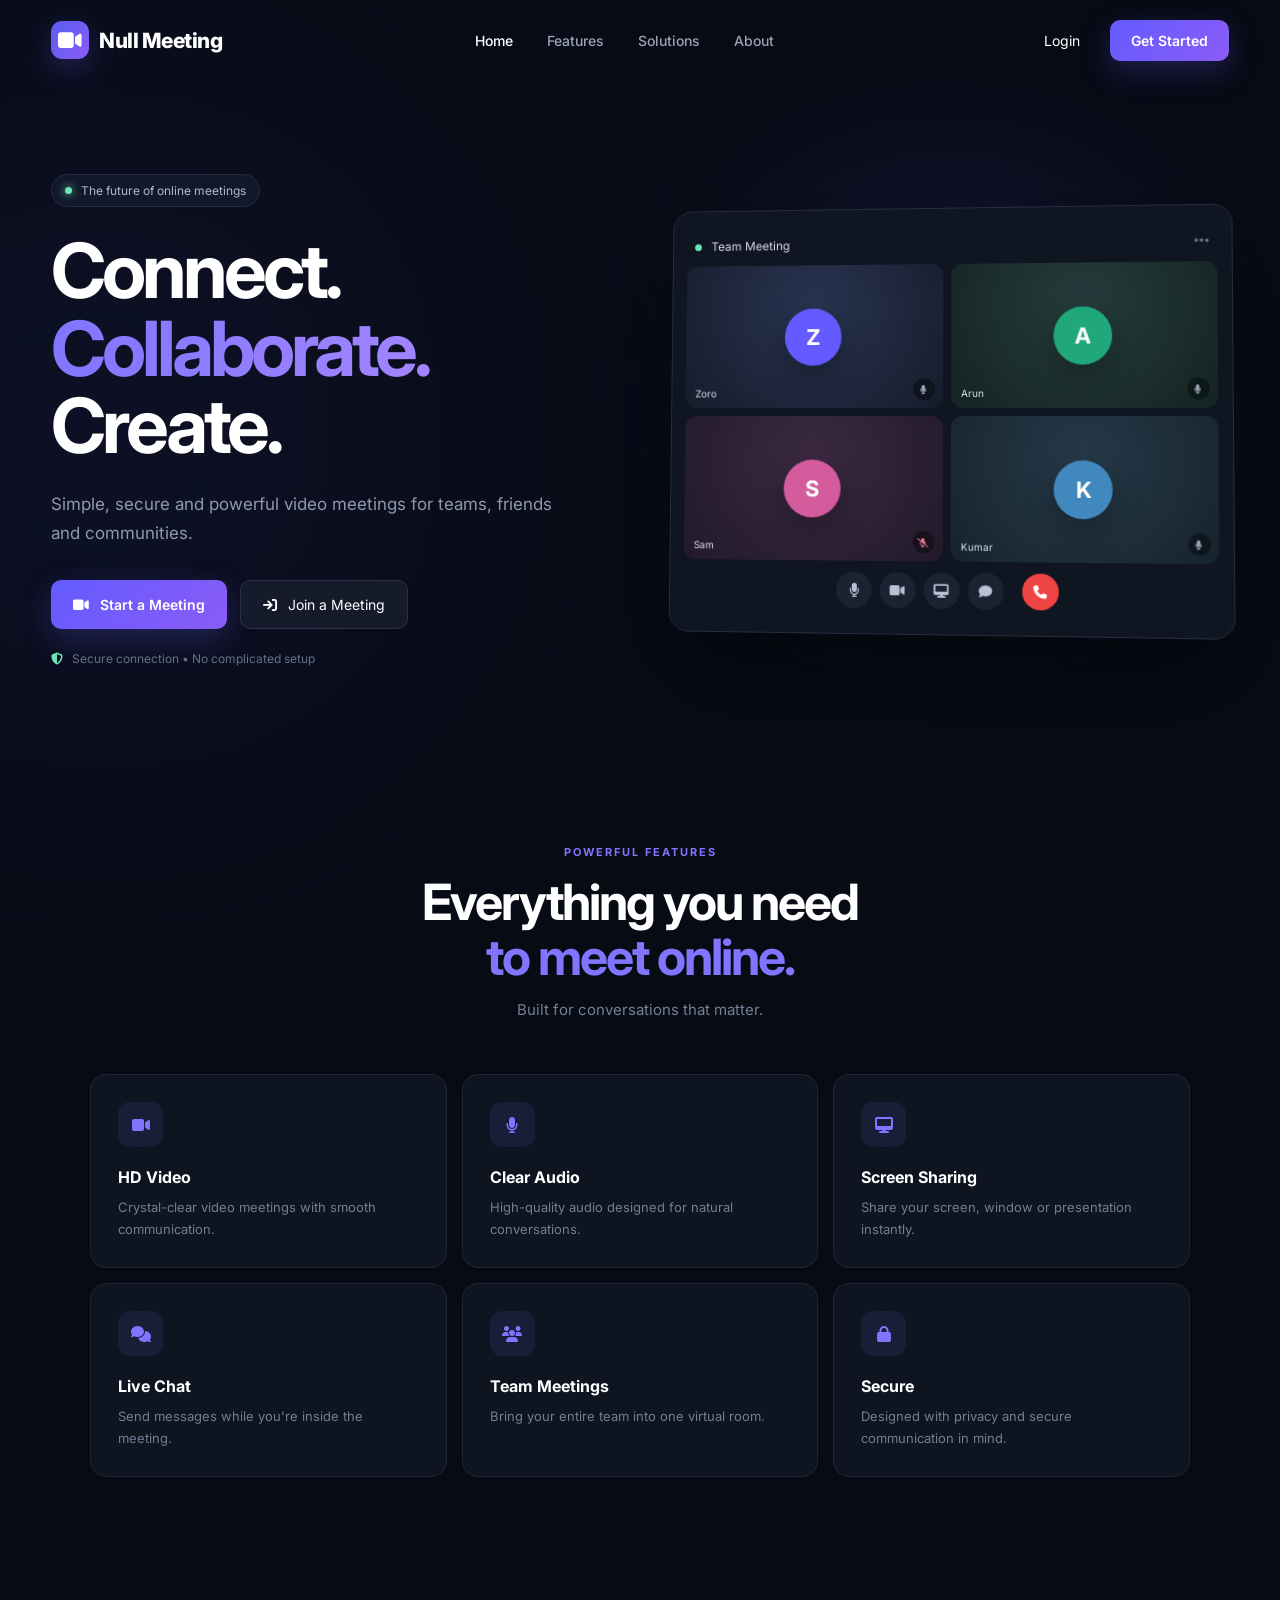
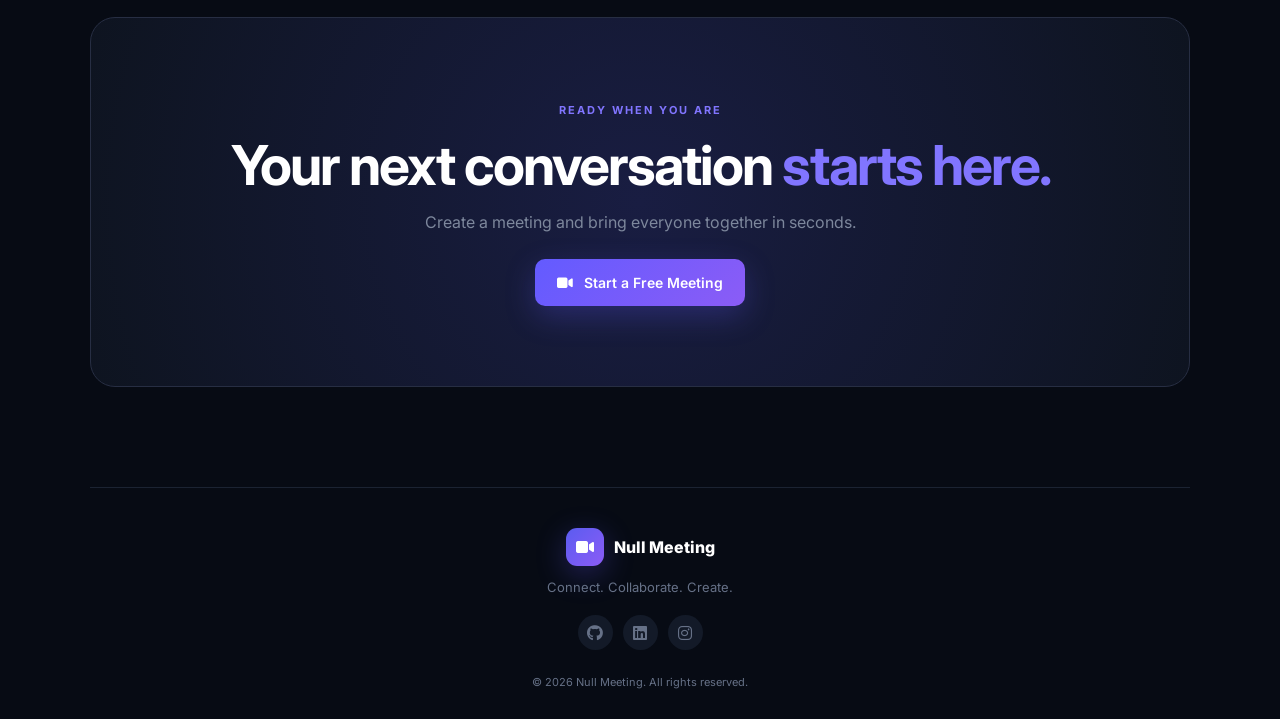
<file: Null Meeting/frontend/index.html>
<!DOCTYPE html>
<html lang="en">
<head>
    <meta charset="UTF-8">
    <meta name="viewport" content="width=device-width, initial-scale=1.0">

    <title>Null Meeting | Connect. Collaborate. Create.</title>

    <!-- Google Font -->
    <link rel="preconnect" href="https://fonts.googleapis.com">
    <link rel="preconnect" href="https://fonts.gstatic.com" crossorigin>
    <link href="https://fonts.googleapis.com/css2?family=Inter:wght@400;500;600;700;800&display=swap" rel="stylesheet">

    <!-- Font Awesome -->
    <link rel="stylesheet"
          href="https://cdnjs.cloudflare.com/ajax/libs/font-awesome/6.5.2/css/all.min.css">

    <link rel="stylesheet" href="style.css">
</head>

<body>

    <!-- ================= NAVBAR ================= -->

    <header class="navbar">

        <div class="logo">
            <div class="logo-icon">
                <i class="fa-solid fa-video"></i>
            </div>

            <span>Null Meeting</span>
        </div>


        <nav class="nav-links">
            <a href="#home" class="active">Home</a>
            <a href="#features">Features</a>
            <a href="#solutions">Solutions</a>
            <a href="#about">About</a>
        </nav>


        <div class="nav-buttons">
            <button class="login-btn" onclick="openLogin()">
                Login
            </button>

            <button class="primary-btn" onclick="openRegister()">
                Get Started
            </button>
        </div>


        <button class="menu-btn" onclick="toggleMenu()">
            <i class="fa-solid fa-bars"></i>
        </button>

    </header>


    <!-- ================= MOBILE MENU ================= -->

    <div class="mobile-menu" id="mobileMenu">

        <a href="#home">Home</a>
        <a href="#features">Features</a>
        <a href="#solutions">Solutions</a>
        <a href="#about">About</a>

        <button onclick="openLogin()">Login</button>
        <button onclick="openRegister()">Get Started</button>

    </div>


    <!-- ================= HERO ================= -->

    <main>

        <section class="hero" id="home">

            <div class="hero-content">

                <div class="badge">
                    <span class="live-dot"></span>
                    The future of online meetings
                </div>


                <h1>
                    Connect.
                    <span>Collaborate.</span>
                    Create.
                </h1>


                <p>
                    Simple, secure and powerful video meetings
                    for teams, friends and communities.
                </p>


                <div class="hero-buttons">

                    <button class="primary-btn big-btn"
                            onclick="openCreateMeeting()">

                        <i class="fa-solid fa-video"></i>
                        Start a Meeting

                    </button>


                    <button class="secondary-btn big-btn"
                            onclick="openJoinMeeting()">

                        <i class="fa-solid fa-arrow-right-to-bracket"></i>
                        Join a Meeting

                    </button>

                </div>


                <div class="hero-note">

                    <i class="fa-solid fa-shield-halved"></i>

                    Secure connection • No complicated setup

                </div>

            </div>


            <!-- MEETING PREVIEW -->

            <div class="meeting-preview">

                <div class="preview-glow"></div>


                <div class="meeting-window">

                    <div class="meeting-topbar">

                        <div class="meeting-title">
                            <span class="status"></span>
                            Team Meeting
                        </div>

                        <div class="meeting-actions">
                            <i class="fa-solid fa-ellipsis"></i>
                        </div>

                    </div>


                    <div class="video-grid">

                        <div class="video-card video-one">

                            <div class="person-avatar">
                                Z
                            </div>

                            <span class="person-name">
                                Zoro
                            </span>

                            <span class="mic-status">
                                <i class="fa-solid fa-microphone"></i>
                            </span>

                        </div>


                        <div class="video-card video-two">

                            <div class="person-avatar avatar-two">
                                A
                            </div>

                            <span class="person-name">
                                Arun
                            </span>

                            <span class="mic-status">
                                <i class="fa-solid fa-microphone"></i>
                            </span>

                        </div>


                        <div class="video-card video-three">

                            <div class="person-avatar avatar-three">
                                S
                            </div>

                            <span class="person-name">
                                Sam
                            </span>

                            <span class="mic-status muted">
                                <i class="fa-solid fa-microphone-slash"></i>
                            </span>

                        </div>


                        <div class="video-card video-four">

                            <div class="person-avatar avatar-four">
                                K
                            </div>

                            <span class="person-name">
                                Kumar
                            </span>

                            <span class="mic-status">
                                <i class="fa-solid fa-microphone"></i>
                            </span>

                        </div>

                    </div>


                    <div class="meeting-controls">

                        <button>
                            <i class="fa-solid fa-microphone"></i>
                        </button>

                        <button>
                            <i class="fa-solid fa-video"></i>
                        </button>

                        <button>
                            <i class="fa-solid fa-desktop"></i>
                        </button>

                        <button>
                            <i class="fa-solid fa-comment"></i>
                        </button>

                        <button class="leave-btn">
                            <i class="fa-solid fa-phone"></i>
                        </button>

                    </div>

                </div>

            </div>

        </section>


        <!-- ================= FEATURES ================= -->

        <section class="features" id="features">

            <div class="section-heading">

                <span class="section-label">
                    POWERFUL FEATURES
                </span>

                <h2>
                    Everything you need
                    <br>
                    <span>to meet online.</span>
                </h2>

                <p>
                    Built for conversations that matter.
                </p>

            </div>


            <div class="feature-grid">


                <div class="feature-card">

                    <div class="feature-icon">
                        <i class="fa-solid fa-video"></i>
                    </div>

                    <h3>HD Video</h3>

                    <p>
                        Crystal-clear video meetings
                        with smooth communication.
                    </p>

                </div>


                <div class="feature-card">

                    <div class="feature-icon">
                        <i class="fa-solid fa-microphone"></i>
                    </div>

                    <h3>Clear Audio</h3>

                    <p>
                        High-quality audio designed
                        for natural conversations.
                    </p>

                </div>


                <div class="feature-card">

                    <div class="feature-icon">
                        <i class="fa-solid fa-desktop"></i>
                    </div>

                    <h3>Screen Sharing</h3>

                    <p>
                        Share your screen, window or
                        presentation instantly.
                    </p>

                </div>


                <div class="feature-card">

                    <div class="feature-icon">
                        <i class="fa-solid fa-comments"></i>
                    </div>

                    <h3>Live Chat</h3>

                    <p>
                        Send messages while you're
                        inside the meeting.
                    </p>

                </div>


                <div class="feature-card">

                    <div class="feature-icon">
                        <i class="fa-solid fa-users"></i>
                    </div>

                    <h3>Team Meetings</h3>

                    <p>
                        Bring your entire team into
                        one virtual room.
                    </p>

                </div>


                <div class="feature-card">

                    <div class="feature-icon">
                        <i class="fa-solid fa-lock"></i>
                    </div>

                    <h3>Secure</h3>

                    <p>
                        Designed with privacy and
                        secure communication in mind.
                    </p>

                </div>

            </div>

        </section>


        <!-- ================= CTA ================= -->

        <section class="cta" id="solutions">

            <div class="cta-content">

                <span class="section-label">
                    READY WHEN YOU ARE
                </span>

                <h2>
                    Your next conversation
                    <span>starts here.</span>
                </h2>

                <p>
                    Create a meeting and bring everyone
                    together in seconds.
                </p>

                <button class="primary-btn big-btn"
                        onclick="openCreateMeeting()">

                    <i class="fa-solid fa-video"></i>
                    Start a Free Meeting

                </button>

            </div>

        </section>


        <!-- ================= FOOTER ================= -->

        <footer id="about">

            <div class="footer-logo">

                <div class="logo-icon">
                    <i class="fa-solid fa-video"></i>
                </div>

                <span>
                    Null Meeting
                </span>

            </div>


            <p>
                Connect. Collaborate. Create.
            </p>


            <div class="social-icons">

                <a href="#">
                    <i class="fa-brands fa-github"></i>
                </a>

                <a href="#">
                    <i class="fa-brands fa-linkedin"></i>
                </a>

                <a href="#">
                    <i class="fa-brands fa-instagram"></i>
                </a>

            </div>


            <div class="copyright">
                © 2026 Null Meeting. All rights reserved.
            </div>

        </footer>

    </main>


    <!-- ================= MODAL ================= -->

    <div class="modal-overlay" id="modalOverlay">

        <div class="modal">

            <button class="close-modal" onclick="closeModal()">
                <i class="fa-solid fa-xmark"></i>
            </button>

            <div id="modalContent"></div>

        </div>

    </div>


    <script>
const API_URL = "https://null-meeting.onrender.com";

/* =====================================================
   MOBILE MENU
===================================================== */

function toggleMenu() {

    const menu =
        document.getElementById(
            "mobileMenu"
        );

    if (!menu) {
        return;
    }

    menu.classList.toggle("show");

}


/* =====================================================
   MODAL
===================================================== */

const modalOverlay =
    document.getElementById(
        "modalOverlay"
    );

const modalContent =
    document.getElementById(
        "modalContent"
    );


function openModal(content) {

    if (!modalOverlay ||
        !modalContent) {

        return;

    }

    modalContent.innerHTML =
        content;

    modalOverlay.classList.add(
        "show"
    );

}


function closeModal() {

    if (!modalOverlay) {
        return;
    }

    modalOverlay.classList.remove(
        "show"
    );

}


if (modalOverlay) {

    modalOverlay.addEventListener(
        "click",
        function(event) {

            if (
                event.target ===
                modalOverlay
            ) {

                closeModal();

            }

        }
    );

}


/* =====================================================
   LOGIN MODAL
===================================================== */

function openLogin() {

    openModal(`

        <h2>Welcome back 👋</h2>

        <p class="modal-subtitle">
            Login to your PROJECT-X account.
        </p>

        <div class="form-group">

            <label>Email</label>

            <input
                type="email"
                id="loginEmail"
                placeholder="Enter your email"
            >

        </div>

        <div class="form-group">

            <label>Password</label>

            <input
                type="password"
                id="loginPassword"
                placeholder="Enter your password"
            >

        </div>

        <button
            class="modal-submit"
            onclick="loginUser()"
        >

            Login

        </button>

    `);

}


/* =====================================================
   REGISTER MODAL
===================================================== */

function openRegister() {

    openModal(`

        <h2>Create your account 🚀</h2>

        <p class="modal-subtitle">
            Join PROJECT-X today.
        </p>

        <div class="form-group">

            <label>Full Name</label>

            <input
                type="text"
                id="registerName"
                placeholder="Your name"
            >

        </div>

        <div class="form-group">

            <label>Email</label>

            <input
                type="email"
                id="registerEmail"
                placeholder="you@example.com"
            >

        </div>

        <div class="form-group">

            <label>Password</label>

            <input
                type="password"
                id="registerPassword"
                placeholder="Create password"
            >

        </div>

        <button
            class="modal-submit"
            onclick="registerUser()"
        >

            Create Account

        </button>

    `);

}


/* =====================================================
   CREATE MEETING FROM HOME
===================================================== */

function openCreateMeeting() {

    const token =
        localStorage.getItem(
            "access_token"
        );


    if (!token) {

        openLogin();

        return;

    }


    window.location.href =
        "dashboard.html";

}


/* =====================================================
   JOIN MEETING FROM HOME
===================================================== */

function openJoinMeeting() {

    const token =
        localStorage.getItem(
            "access_token"
        );


    if (!token) {

        openLogin();

        return;

    }


    window.location.href =
        "dashboard.html";

}


/* =====================================================
   REGISTER
===================================================== */

async function registerUser() {

    const name =
        document.getElementById(
            "registerName"
        ).value.trim();


    const email =
        document.getElementById(
            "registerEmail"
        ).value.trim();


    const password =
        document.getElementById(
            "registerPassword"
        ).value;


    if (
        !name ||
        !email ||
        !password
    ) {

        alert(
            "Please fill all fields."
        );

        return;

    }


    try {

        const response =
            await fetch(
                `${API_URL}/register`,
                {

                    method: "POST",

                    headers: {

                        "Content-Type":
                            "application/json"

                    },

                    body:
                        JSON.stringify({

                            name: name,

                            email: email,

                            password: password

                        })

                }
            );


        const data =
            await response.json();


        if (!response.ok) {

            alert(
                data.detail ||
                "Registration failed."
            );

            return;

        }


        alert(
            "Account created successfully! 🎉"
        );


        closeModal();


        // Automatically open login

        openLogin();

    }

    catch (error) {

        console.error(error);

        alert(
            "Cannot connect to FastAPI."
        );

    }

}


/* =====================================================
   LOGIN
===================================================== */

async function loginUser() {

    const email =
        document.getElementById(
            "loginEmail"
        ).value.trim();


    const password =
        document.getElementById(
            "loginPassword"
        ).value;


    if (
        !email ||
        !password
    ) {

        alert(
            "Please fill all fields."
        );

        return;

    }


    try {

        const response =
            await fetch(
                `${API_URL}/login`,
                {

                    method: "POST",

                    headers: {

                        "Content-Type":
                            "application/json"

                    },

                    body:
                        JSON.stringify({

                            email: email,

                            password: password

                        })

                }
            );


        const data =
            await response.json();


        if (!response.ok) {

            alert(
                data.detail ||
                "Login failed."
            );

            return;

        }


        localStorage.setItem(
            "access_token",
            data.access_token
        );


        localStorage.setItem(
            "user",
            JSON.stringify(
                data.user
            )
        );


        // Remove old meeting ID
        // when starting a new login session

        localStorage.removeItem(
            "current_meeting_id"
        );


        window.location.href =
            "dashboard.html";

    }

    catch (error) {

        console.error(error);

        alert(
            "Cannot connect to FastAPI."
        );

    }

}

/* =========================================================
   HOST / ADMIN SYSTEM
========================================================= */

let isHost = false;


/* =========================================================
   CHECK HOST ROLE
========================================================= */

async function checkHostRole() {

    try {

        const response =
            await fetch(
                `${API_URL}/meetings/${encodeURIComponent(meetingId)}/role`,
                {

                    method: "GET",

                    headers: {

                        "Authorization":
                            `Bearer ${token}`

                    }

                }
            );


        if (!response.ok) {

            console.error(
                "Could not get meeting role."
            );

            return;

        }


        const data =
            await response.json();


        console.log(
            "Meeting role:",
            data
        );


        isHost =
            data.is_host === true;


        if (isHost) {

            console.log(
                "👑 Current user is HOST"
            );


            const adminButton =
                document.getElementById(
                    "adminBtn"
                );


            if (adminButton) {

                adminButton.style.display =
                    "block";

            }


            showToast(
                "👑 You are the meeting host"
            );

        }
        else {

            console.log(
                "👤 Current user is PARTICIPANT"
            );

        }

    }
    catch (error) {

        console.error(
            "Host role error:",
            error
        );

    }

}


/* =========================================================
   TOGGLE ADMIN PANEL
========================================================= */

function toggleAdminPanel() {

    if (!isHost) {

        showToast(
            "Only the host can access these controls."
        );

        return;

    }


    const panel =
        document.getElementById(
            "adminPanel"
        );


    if (!panel) {

        return;

    }


    panel.classList.toggle(
        "open"
    );

}


/* =========================================================
   CLOSE ADMIN PANEL WHEN CLICKING OUTSIDE
========================================================= */

document.addEventListener(
    "click",
    function(event) {

        const panel =
            document.getElementById(
                "adminPanel"
            );

        const button =
            document.getElementById(
                "adminBtn"
            );


        if (!panel || !button) {

            return;

        }


        if (
            panel.classList.contains("open") &&
            !panel.contains(event.target) &&
            !button.contains(event.target)
        ) {

            panel.classList.remove(
                "open"
            );

        }

    }
);


</script>

</body>
</html>
</file>
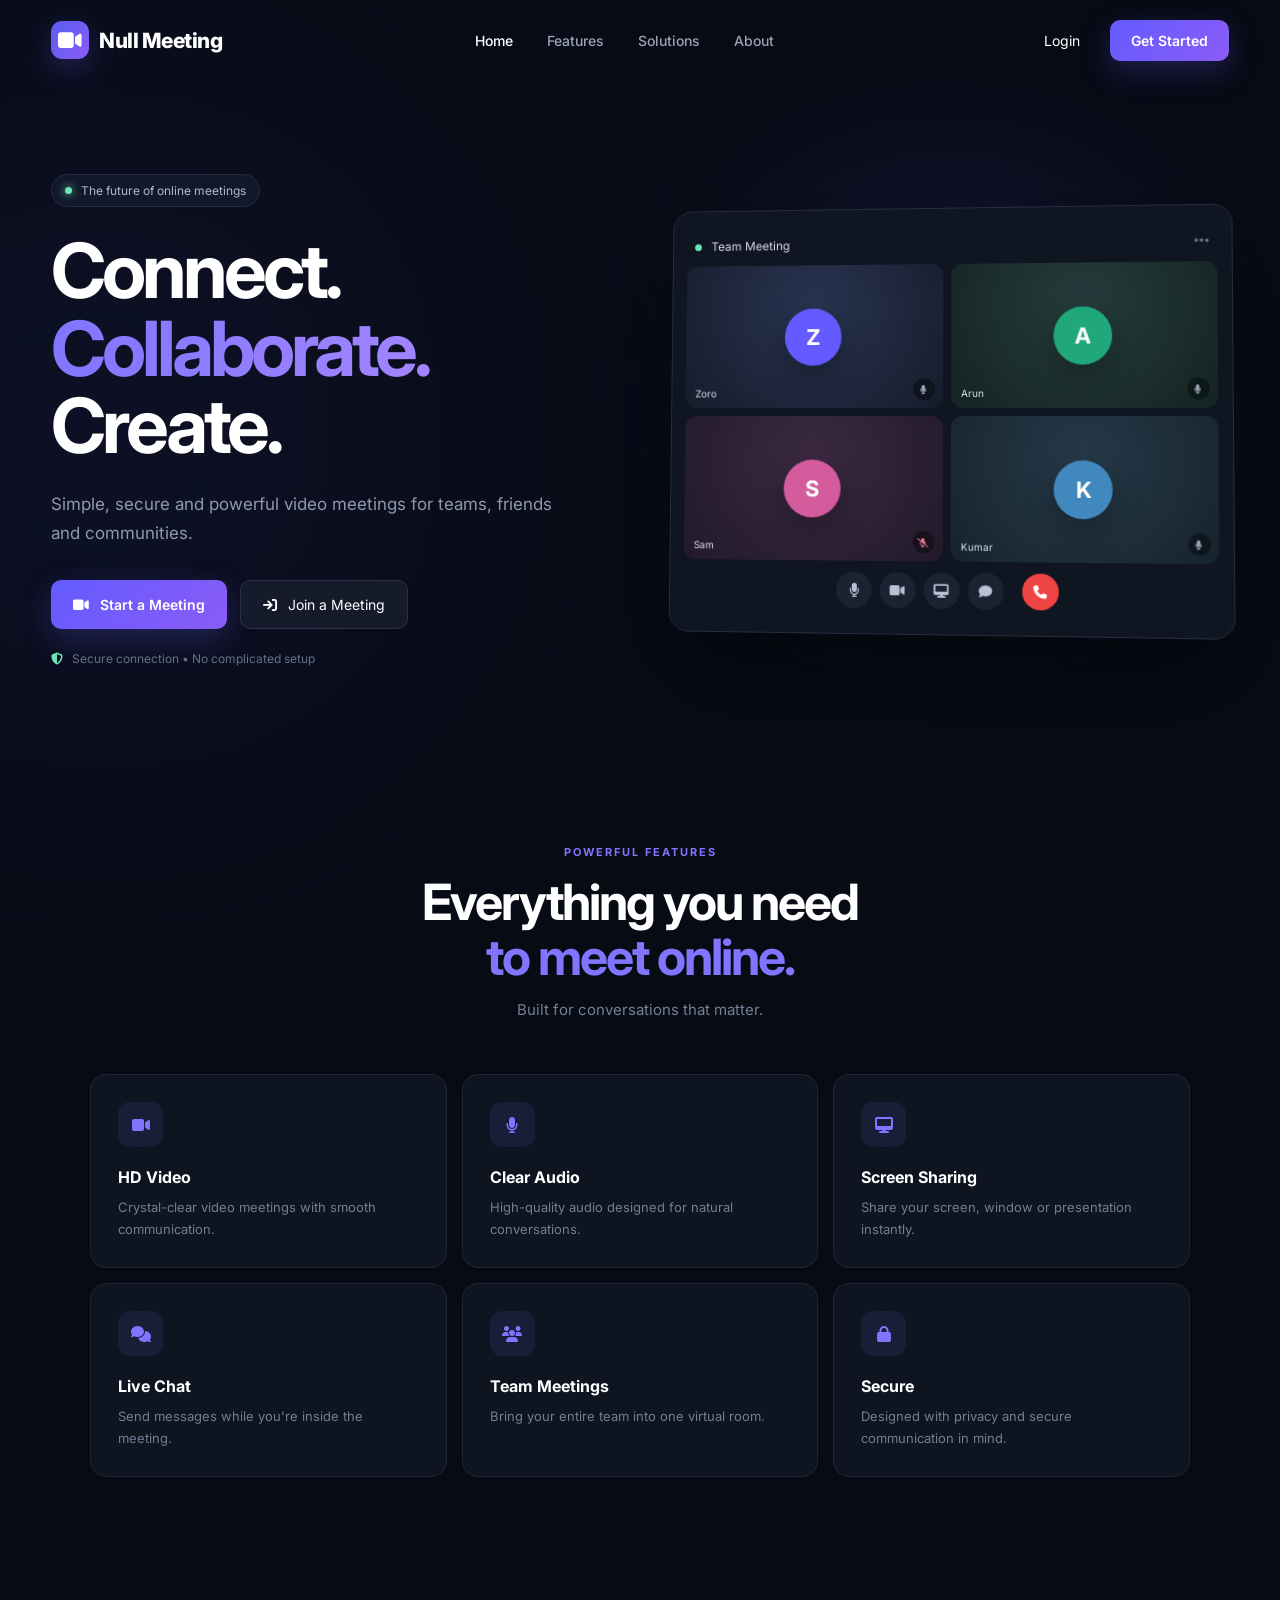
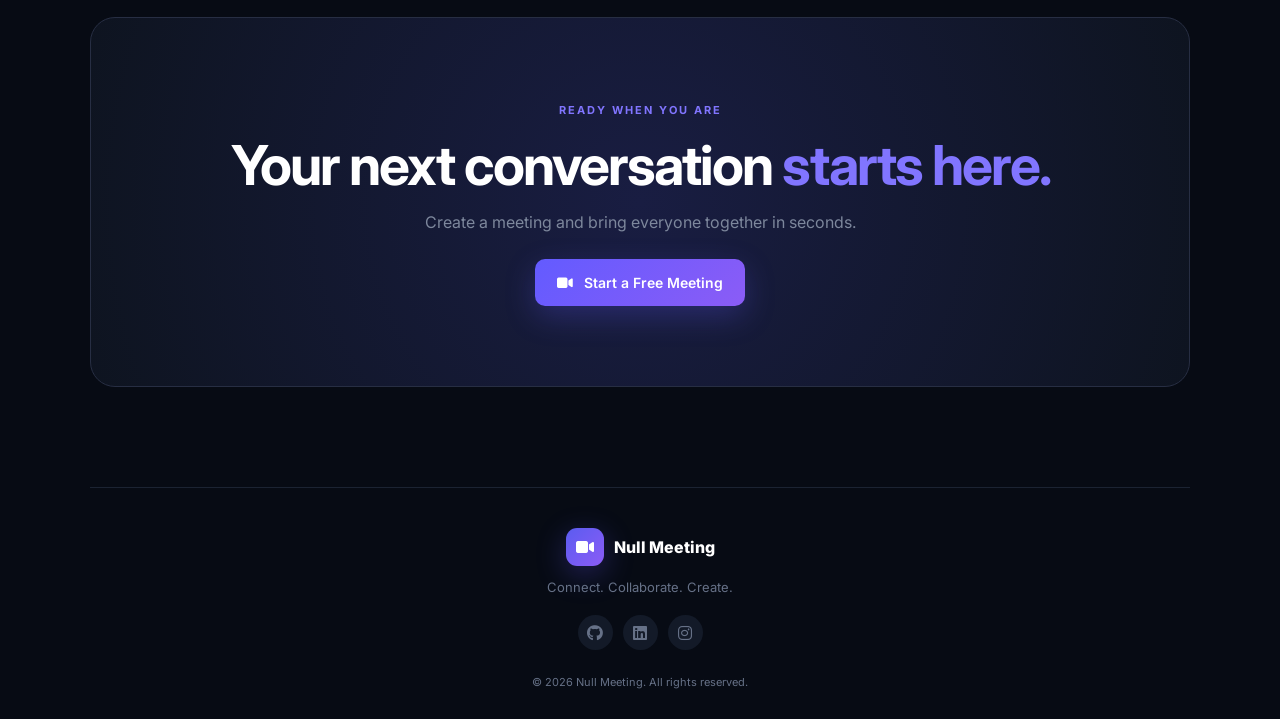
<file: Null Meeting/frontend/dashboard.html>
<!DOCTYPE html>
<html lang="en">

<head>

    <meta charset="UTF-8">

    <meta
        name="viewport"
        content="width=device-width, initial-scale=1.0"
    >

    <title>PROJECT-X Dashboard</title>

    <link
        rel="preconnect"
        href="https://fonts.googleapis.com"
    >

    <link
        rel="preconnect"
        href="https://fonts.gstatic.com"
        crossorigin
    >

    <link
        href="https://fonts.googleapis.com/css2?family=Inter:wght@400;500;600;700;800&display=swap"
        rel="stylesheet"
    >

    <link
        rel="stylesheet"
        href="https://cdnjs.cloudflare.com/ajax/libs/font-awesome/6.5.2/css/all.min.css"
    >

    <style>

        * {
            box-sizing: border-box;
            margin: 0;
            padding: 0;
        }

        body {

            min-height: 100vh;

            font-family: "Inter", sans-serif;

            color: white;

            background:
                radial-gradient(
                    circle at 10% 10%,
                    rgba(37, 99, 235, 0.25),
                    transparent 30%
                ),
                radial-gradient(
                    circle at 90% 80%,
                    rgba(124, 58, 237, 0.22),
                    transparent 30%
                ),
                #070b16;

            padding: 24px;

        }

        /* =========================
           NAVBAR
        ========================= */

        .navbar {

            width: 100%;

            max-width: 1200px;

            margin: auto;

            display: flex;

            justify-content: space-between;

            align-items: center;

            padding: 17px 22px;

            border-radius: 20px;

            background: rgba(15, 23, 42, 0.75);

            border: 1px solid rgba(255,255,255,0.09);

            backdrop-filter: blur(20px);

            box-shadow:
                0 20px 60px rgba(0,0,0,0.25);

        }

        .logo {

            display: flex;

            align-items: center;

            gap: 10px;

            font-size: 21px;

            font-weight: 800;

        }

        .logo-icon {

            width: 40px;

            height: 40px;

            border-radius: 12px;

            display: grid;

            place-items: center;

            background:
                linear-gradient(
                    135deg,
                    #2563eb,
                    #7c3aed
                );

            box-shadow:
                0 10px 30px rgba(37,99,235,0.3);

        }

        .logo-x {
            color: #60a5fa;
        }

        .logout-btn {

            border: none;

            color: white;

            background: rgba(239,68,68,0.14);

            border: 1px solid rgba(239,68,68,0.25);

            padding: 11px 17px;

            border-radius: 12px;

            cursor: pointer;

            font-weight: 600;

            transition: 0.2s;

        }

        .logout-btn:hover {

            background: #dc2626;

            transform: translateY(-2px);

        }

        /* =========================
           CONTAINER
        ========================= */

        .container {

            width: 100%;

            max-width: 1200px;

            margin: 50px auto;

        }

        .welcome {

            margin-bottom: 35px;

        }

        .welcome small {

            color: #7dd3fc;

            font-weight: 600;

        }

        .welcome h1 {

            margin-top: 8px;

            font-size: clamp(30px, 5vw, 48px);

            line-height: 1.1;

        }

        .welcome p {

            margin-top: 10px;

            color: #94a3b8;

        }

        /* =========================
           CARDS
        ========================= */

        .cards {

            display: grid;

            grid-template-columns:
                repeat(2, minmax(0, 1fr));

            gap: 22px;

        }

        .card {

            position: relative;

            overflow: hidden;

            padding: 30px;

            border-radius: 24px;

            background:
                linear-gradient(
                    145deg,
                    rgba(255,255,255,0.09),
                    rgba(255,255,255,0.035)
                );

            border: 1px solid rgba(255,255,255,0.09);

            backdrop-filter: blur(20px);

            box-shadow:
                0 25px 70px rgba(0,0,0,0.25);

            transition: 0.25s;

        }

        .card::before {

            content: "";

            position: absolute;

            width: 180px;

            height: 180px;

            border-radius: 50%;

            background: rgba(59,130,246,0.12);

            filter: blur(40px);

            top: -80px;

            right: -70px;

        }

        .card:hover {

            transform: translateY(-6px);

            border-color:
                rgba(96,165,250,0.25);

        }

        .icon-box {

            width: 55px;

            height: 55px;

            display: grid;

            place-items: center;

            border-radius: 16px;

            background:
                linear-gradient(
                    135deg,
                    #2563eb,
                    #7c3aed
                );

            font-size: 21px;

            margin-bottom: 22px;

        }

        .join-card .icon-box {

            background:
                linear-gradient(
                    135deg,
                    #0891b2,
                    #2563eb
                );

        }

        .card h2 {

            font-size: 23px;

            margin-bottom: 10px;

        }

        .card p {

            color: #94a3b8;

            line-height: 1.6;

            margin-bottom: 24px;

        }

        /* =========================
           INPUT
        ========================= */

        .input-wrapper {

            position: relative;

            margin-bottom: 13px;

        }

        .input-wrapper i {

            position: absolute;

            left: 15px;

            top: 50%;

            transform: translateY(-50%);

            color: #64748b;

        }

        .join-input {

            width: 100%;

            padding: 15px 15px 15px 45px;

            border-radius: 13px;

            border: 1px solid #263247;

            outline: none;

            background: #080e1d;

            color: white;

            font-size: 15px;

            letter-spacing: 1px;

            transition: 0.2s;

        }

        .join-input:focus {

            border-color: #3b82f6;

            box-shadow:
                0 0 0 4px rgba(59,130,246,0.1);

        }

        /* =========================
           BUTTON
        ========================= */

        .primary-btn {

            width: 100%;

            border: none;

            border-radius: 13px;

            padding: 15px;

            color: white;

            cursor: pointer;

            font-size: 15px;

            font-weight: 700;

            background:
                linear-gradient(
                    135deg,
                    #2563eb,
                    #7c3aed
                );

            transition: 0.2s;

        }

        .primary-btn:hover {

            transform: translateY(-2px);

            box-shadow:
                0 15px 35px rgba(37,99,235,0.25);

        }

        .primary-btn:disabled {

            opacity: 0.6;

            cursor: wait;

            transform: none;

        }

        /* =========================
           MEETING RESULT
        ========================= */

        #meetingResult {

            display: none;

            margin-top: 25px;

            padding: 30px;

            text-align: center;

            border-radius: 24px;

            background:
                linear-gradient(
                    145deg,
                    rgba(34,197,94,0.12),
                    rgba(15,23,42,0.75)
                );

            border: 1px solid rgba(74,222,128,0.25);

            box-shadow:
                0 25px 70px rgba(0,0,0,0.25);

            animation: resultIn 0.35s ease;

        }

        @keyframes resultIn {

            from {

                opacity: 0;

                transform: translateY(15px);

            }

            to {

                opacity: 1;

                transform: translateY(0);

            }

        }

        .success-icon {

            width: 58px;

            height: 58px;

            margin: 0 auto 15px;

            border-radius: 50%;

            display: grid;

            place-items: center;

            background: rgba(34,197,94,0.15);

            color: #4ade80;

            font-size: 25px;

        }

        .result-title {

            font-size: 24px;

            margin-bottom: 8px;

        }

        .result-text {

            color: #94a3b8;

        }

        .meeting-id {

            display: inline-block;

            margin: 22px 0;

            padding: 17px 25px;

            border-radius: 15px;

            background: #070b14;

            border: 1px solid rgba(255,255,255,0.1);

            font-size: clamp(23px, 5vw, 34px);

            font-weight: 800;

            letter-spacing: 4px;

            color: #f8fafc;

            user-select: all;

        }

        .result-actions {

            display: flex;

            justify-content: center;

            gap: 10px;

            flex-wrap: wrap;

        }

        .result-btn {

            border: none;

            border-radius: 11px;

            padding: 12px 18px;

            color: white;

            cursor: pointer;

            font-weight: 600;

        }

        .copy-btn {

            background: #16a34a;

        }

        .open-btn {

            background: #2563eb;

        }

        .status {

            min-height: 24px;

            margin-top: 17px;

            color: #4ade80;

            font-size: 14px;

        }

        /* =========================
           INFO BAR
        ========================= */

        .info-bar {

            margin-top: 25px;

            padding: 18px 20px;

            border-radius: 18px;

            background: rgba(255,255,255,0.04);

            border: 1px solid rgba(255,255,255,0.07);

            color: #94a3b8;

            display: flex;

            align-items: center;

            gap: 12px;

        }

        .info-bar i {

            color: #60a5fa;

        }

        /* =========================
           MOBILE
        ========================= */

        @media (max-width: 750px) {

            body {
                padding: 15px;
            }

            .cards {
                grid-template-columns: 1fr;
            }

            .container {
                margin-top: 35px;
            }

            .card {
                padding: 24px;
            }

            .navbar {
                padding: 14px;
            }

            .logout-btn {
                padding: 9px 12px;
            }

            .logo {
                font-size: 18px;
            }

        }

    </style>

</head>


<body>


<!-- =====================================================
     NAVBAR
===================================================== -->

<nav class="navbar">

    <div class="logo">

        <div class="logo-icon">

            <i class="fa-solid fa-video"></i>

        </div>

        <span>
            PROJECT<span class="logo-x">X</span>
        </span>

    </div>


    <button
        class="logout-btn"
        onclick="logout()"
    >

        <i class="fa-solid fa-right-from-bracket"></i>

        Logout

    </button>

</nav>



<!-- =====================================================
     MAIN
===================================================== -->

<div class="container">


    <section class="welcome">

        <small>
            YOUR MEETING SPACE
        </small>

        <h1 id="welcome">
            Welcome 👋
        </h1>

        <p id="email">
            Loading account...
        </p>

    </section>



    <!-- =================================================
         CARDS
    ================================================== -->

    <div class="cards">


        <!-- CREATE -->

        <div class="card">

            <div class="icon-box">

                <i class="fa-solid fa-video"></i>

            </div>

            <h2>
                Create a Meeting
            </h2>

            <p>
                Start a new meeting room and
                share the generated meeting ID
                with your participants.
            </p>

            <button
                class="primary-btn"
                id="createBtn"
                onclick="createMeeting()"
            >

                <i class="fa-solid fa-plus"></i>

                Create New Meeting

            </button>

        </div>



        <!-- JOIN -->

        <div class="card join-card">

            <div class="icon-box">

                <i class="fa-solid fa-link"></i>

            </div>

            <h2>
                Join a Meeting
            </h2>

            <p>
                Enter the meeting ID shared
                by your host to join the room.
            </p>


            <div class="input-wrapper">

                <i class="fa-solid fa-key"></i>

                <input
                    type="text"
                    id="joinMeetingInput"
                    class="join-input"
                    placeholder="123 456 789"
                    maxlength="11"
                    autocomplete="off"
                >

            </div>


            <button
                class="primary-btn"
                id="joinBtn"
                onclick="joinMeeting()"
            >

                <i class="fa-solid fa-arrow-right-to-bracket"></i>

                Join Meeting

            </button>

        </div>

    </div>



    <!-- =================================================
         MEETING RESULT
    ================================================== -->

    <section id="meetingResult">

        <div class="success-icon">

            <i class="fa-solid fa-check"></i>

        </div>

        <h2 class="result-title">
            Meeting Ready
        </h2>

        <p class="result-text">
            Your meeting ID is:
        </p>


        <div
            id="meetingId"
            class="meeting-id"
        >
            ---
        </div>


        <div class="result-actions">

            <button
                class="result-btn copy-btn"
                onclick="copyMeetingId()"
            >

                <i class="fa-solid fa-copy"></i>

                Copy ID

            </button>


            <button
                class="result-btn open-btn"
                onclick="openMeeting()"
            >

                <i class="fa-solid fa-video"></i>

                Open Meeting

            </button>

        </div>


        <div
            id="status"
            class="status"
        ></div>

    </section>



    <!-- =================================================
         INFO
    ================================================== -->

    <div class="info-bar">

        <i class="fa-solid fa-shield-halved"></i>

        <span>
            Your meeting connection is protected
            by your PROJECT-X account.
        </span>

    </div>

</div>



<script>


// =====================================================
// API
// =====================================================

const API_URL =
    "https://null-meeting.onrender.com";


// =====================================================
// TOKEN
// =====================================================

const token =
    localStorage.getItem(
        "access_token"
    );


if (!token) {

    window.location.href =
        "index.html";

}


// =====================================================
// CURRENT MEETING
// =====================================================

let currentMeetingId =
    localStorage.getItem(
        "current_meeting_id"
    );


// =====================================================
// SHOW SAVED MEETING
// =====================================================

function showMeetingResult(meetingId) {

    if (!meetingId) {
        return;
    }

    currentMeetingId =
        meetingId;

    document.getElementById(
        "meetingId"
    ).innerText =
        meetingId;

    document.getElementById(
        "meetingResult"
    ).style.display =
        "block";

}


// =====================================================
// LOAD USER
// =====================================================

async function loadUser() {

    try {

        const response =
            await fetch(
                API_URL + "/me",
                {

                    method: "GET",

                    headers: {

                        "Authorization":
                            "Bearer " + token

                    }

                }
            );


        const data =
            await response.json();


        if (!response.ok) {

            localStorage.removeItem(
                "access_token"
            );

            localStorage.removeItem(
                "current_meeting_id"
            );

            window.location.href =
                "index.html";

            return;

        }


        document.getElementById(
            "welcome"
        ).innerText =
            "Welcome " +
            data.user.name +
            " 👋";


        document.getElementById(
            "email"
        ).innerText =
            data.user.email;


        // IMPORTANT:
        // Restore meeting ID after page reload

        if (currentMeetingId) {

            showMeetingResult(
                currentMeetingId
            );

        }

    }

    catch (error) {

        console.error(error);

        document.getElementById(
            "email"
        ).innerText =
            "Cannot connect to backend.";

    }

}


// =====================================================
// CREATE MEETING
// =====================================================

async function createMeeting() {

    const button =
        document.getElementById(
            "createBtn"
        );


    button.disabled = true;

    button.innerHTML =
        '<i class="fa-solid fa-spinner fa-spin"></i> Creating...';


    document.getElementById(
        "status"
    ).innerText =
        "";


    try {

        const response =
            await fetch(
                API_URL + "/meetings",
                {

                    method: "POST",

                    headers: {

                        "Authorization":
                            "Bearer " + token

                    }

                }
            );


        const data =
            await response.json();


        console.log(
            "CREATE MEETING RESPONSE:",
            data
        );


        if (!response.ok) {

            alert(
                data.detail ||
                "Failed to create meeting."
            );

            return;

        }


        // =================================================
        // IMPORTANT
        // GET THE REAL ID FROM BACKEND
        // =================================================

        const newMeetingId =
            data?.meeting?.meeting_id;


        if (!newMeetingId) {

            console.error(
                "Backend did not return meeting_id:",
                data
            );

            alert(
                "Meeting was created but Meeting ID was not returned."
            );

            return;

        }


        // =================================================
        // SAVE ID
        // =================================================

        currentMeetingId =
            newMeetingId;


        localStorage.setItem(
            "current_meeting_id",
            newMeetingId
        );


        // =================================================
        // SHOW ID
        // =================================================

        showMeetingResult(
            newMeetingId
        );


        document.getElementById(
            "status"
        ).innerText =
            "Meeting created successfully. Your ID is ready. ✅";


        // Scroll to ID

        document.getElementById(
            "meetingResult"
        ).scrollIntoView({

            behavior: "smooth",

            block: "center"

        });

    }

    catch (error) {

        console.error(
            "CREATE MEETING ERROR:",
            error
        );

        alert(
            "Cannot connect to FastAPI."
        );

    }

    finally {

        button.disabled = false;

        button.innerHTML =
            '<i class="fa-solid fa-plus"></i> Create New Meeting';

    }

}


// =====================================================
// COPY MEETING ID
// =====================================================

async function copyMeetingId() {

    if (!currentMeetingId) {

        alert(
            "No meeting ID available."
        );

        return;

    }


    try {

        await navigator.clipboard.writeText(
            currentMeetingId
        );


        document.getElementById(
            "status"
        ).innerText =
            "Meeting ID copied successfully! ✅";

    }

    catch (error) {

        console.error(error);

        alert(
            "Copy failed. Your Meeting ID is:\n\n" +
            currentMeetingId
        );

    }

}


// =====================================================
// OPEN MEETING
// =====================================================

function openMeeting() {

    if (!currentMeetingId) {

        alert(
            "Please create a meeting first."
        );

        return;

    }


    const url =
        "meeting.html?meeting_id=" +
        encodeURIComponent(
            currentMeetingId
        );


    window.location.href =
        url;

}


// =====================================================
// JOIN MEETING
// =====================================================

async function joinMeeting() {

    const input =
        document.getElementById(
            "joinMeetingInput"
        );


    const button =
        document.getElementById(
            "joinBtn"
        );


    const meetingId =
        input.value.trim();


    if (!meetingId) {

        alert(
            "Please enter a Meeting ID."
        );

        input.focus();

        return;

    }


    button.disabled = true;

    button.innerHTML =
        '<i class="fa-solid fa-spinner fa-spin"></i> Checking...';


    try {

        const response =
            await fetch(
                API_URL +
                "/meetings/join",
                {

                    method: "POST",

                    headers: {

                        "Content-Type":
                            "application/json",

                        "Authorization":
                            "Bearer " + token

                    },

                    body:
                        JSON.stringify({

                            meeting_id:
                                meetingId

                        })

                }
            );


        const data =
            await response.json();


        if (!response.ok) {

            alert(
                data.detail ||
                "Meeting not found."
            );

            return;

        }


        const confirmedMeetingId =
            data?.meeting?.meeting_id ||
            meetingId;


        localStorage.setItem(
            "current_meeting_id",
            confirmedMeetingId
        );


        currentMeetingId =
            confirmedMeetingId;


        // Open meeting

        window.location.href =
            "meeting.html?meeting_id=" +
            encodeURIComponent(
                confirmedMeetingId
            );

    }

    catch (error) {

        console.error(error);

        alert(
            "Cannot connect to FastAPI."
        );

    }

    finally {

        button.disabled = false;

        button.innerHTML =
            '<i class="fa-solid fa-arrow-right-to-bracket"></i> Join Meeting';

    }

}


// =====================================================
// FORMAT MEETING ID INPUT
// =====================================================

document
    .getElementById("joinMeetingInput")
    .addEventListener(
        "input",
        function() {

            let value =
                this.value.replace(
                    /\D/g,
                    ""
                );

            value =
                value.substring(
                    0,
                    9
                );


            let formatted = "";

            for (
                let i = 0;
                i < value.length;
                i++
            ) {

                if (
                    i > 0 &&
                    i % 3 === 0
                ) {

                    formatted += " ";

                }

                formatted +=
                    value[i];

            }

            this.value =
                formatted;

        }
    );


// =====================================================
// ENTER KEY TO JOIN
// =====================================================

document
    .getElementById("joinMeetingInput")
    .addEventListener(
        "keydown",
        function(event) {

            if (
                event.key === "Enter"
            ) {

                joinMeeting();

            }

        }
    );


// =====================================================
// LOGOUT
// =====================================================

function logout() {

    localStorage.removeItem(
        "access_token"
    );

    localStorage.removeItem(
        "user"
    );

    localStorage.removeItem(
        "current_meeting_id"
    );


    window.location.href =
        "index.html";

}


// =====================================================
// START
// =====================================================

loadUser();

</script>


</body>

</html>
</file>
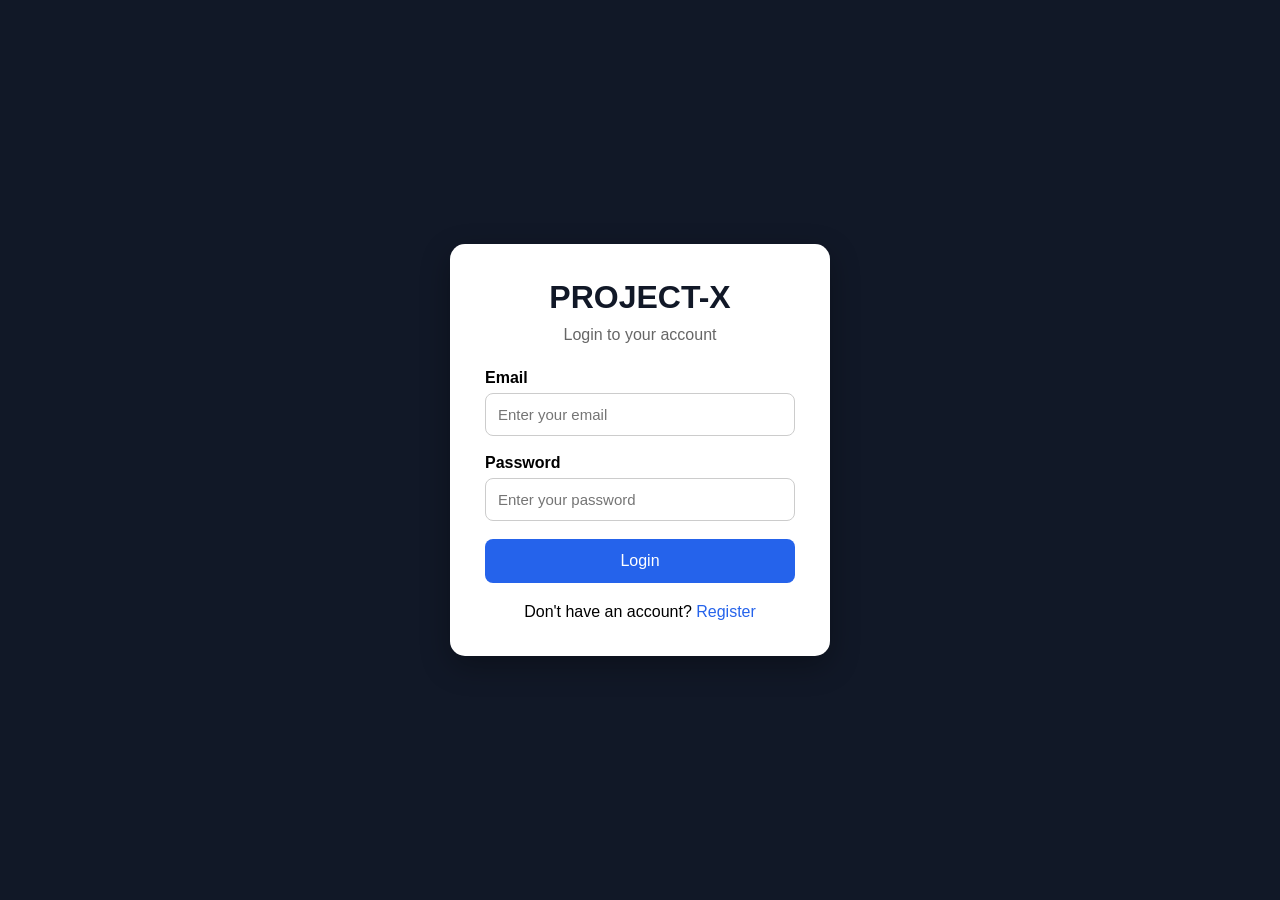
<file: Null Meeting/frontend/login.html>
<!DOCTYPE html>
<html lang="en">
<head>
    <meta charset="UTF-8">
    <meta name="viewport" content="width=device-width, initial-scale=1.0">

    <title>PROJECT-X Login</title>

    <style>
        * {
            box-sizing: border-box;
            margin: 0;
            padding: 0;
            font-family: Arial, sans-serif;
        }

        body {
            min-height: 100vh;
            display: flex;
            justify-content: center;
            align-items: center;
            background: #111827;
        }

        .login-box {
            width: 380px;
            padding: 35px;
            background: white;
            border-radius: 15px;
            box-shadow: 0 10px 30px rgba(0, 0, 0, 0.3);
        }

        h1 {
            text-align: center;
            margin-bottom: 10px;
            color: #111827;
        }

        .subtitle {
            text-align: center;
            color: #666;
            margin-bottom: 25px;
        }

        label {
            display: block;
            margin-bottom: 6px;
            font-weight: bold;
        }

        input {
            width: 100%;
            padding: 12px;
            margin-bottom: 18px;
            border: 1px solid #ccc;
            border-radius: 8px;
            font-size: 15px;
        }

        input:focus {
            outline: none;
            border-color: #2563eb;
        }

        button {
            width: 100%;
            padding: 13px;
            border: none;
            border-radius: 8px;
            background: #2563eb;
            color: white;
            font-size: 16px;
            cursor: pointer;
        }

        button:hover {
            background: #1d4ed8;
        }

        #message {
            margin-top: 15px;
            text-align: center;
            font-weight: bold;
        }

        .register-link {
            text-align: center;
            margin-top: 20px;
        }

        .register-link a {
            color: #2563eb;
            text-decoration: none;
        }
    </style>
</head>

<body>

    <div class="login-box">

        <h1>PROJECT-X</h1>

        <p class="subtitle">
            Login to your account
        </p>

        <form id="loginForm">

            <label for="email">
                Email
            </label>

            <input
                type="email"
                id="email"
                placeholder="Enter your email"
                required
            >

            <label for="password">
                Password
            </label>

            <input
                type="password"
                id="password"
                placeholder="Enter your password"
                required
            >

            <button type="submit">
                Login
            </button>

        </form>

        <p id="message"></p>

        <div class="register-link">
            Don't have an account?
            <a href="register.html">Register</a>
        </div>

    </div>


    <script>

        // Backend URL
        const API_URL = "https://null-meeting.onrender.com";


        // Get login form
        const loginForm = document.getElementById("loginForm");


        // When user clicks Login
        loginForm.addEventListener("submit", async function(event) {

            // Stop page refresh
            event.preventDefault();


            // Get input values
            const email = document.getElementById("email").value;
            const password = document.getElementById("password").value;


            const message = document.getElementById("message");


            message.innerText = "Logging in...";
            message.style.color = "black";


            try {

                // Send login request to FastAPI
                const response = await fetch(
                    `${API_URL}/login`,
                    {
                        method: "POST",

                        headers: {
                            "Content-Type": "application/json"
                        },

                        body: JSON.stringify({
                            email: email,
                            password: password
                        })
                    }
                );


                // Convert response to JSON
                const data = await response.json();


                // Check if login failed
                if (!response.ok) {

                    message.innerText =
                        data.detail || "Login failed";

                    message.style.color = "red";

                    return;
                }


                // Login successful
                message.innerText =
                    "Login successful!";

                message.style.color = "green";


                // Save JWT token
                localStorage.setItem(
                    "access_token",
                    data.access_token
                );


                // Save user information
                localStorage.setItem(
                    "user",
                    JSON.stringify(data.user)
                );


                // Go to dashboard
                setTimeout(function() {

                    window.location.href = "dashboard.html";

                }, 1000);


            } catch (error) {

                console.error(error);

                message.innerText =
                    "Cannot connect to backend";

                message.style.color = "red";
            }

        });

    </script>

</body>
</html>
</file>
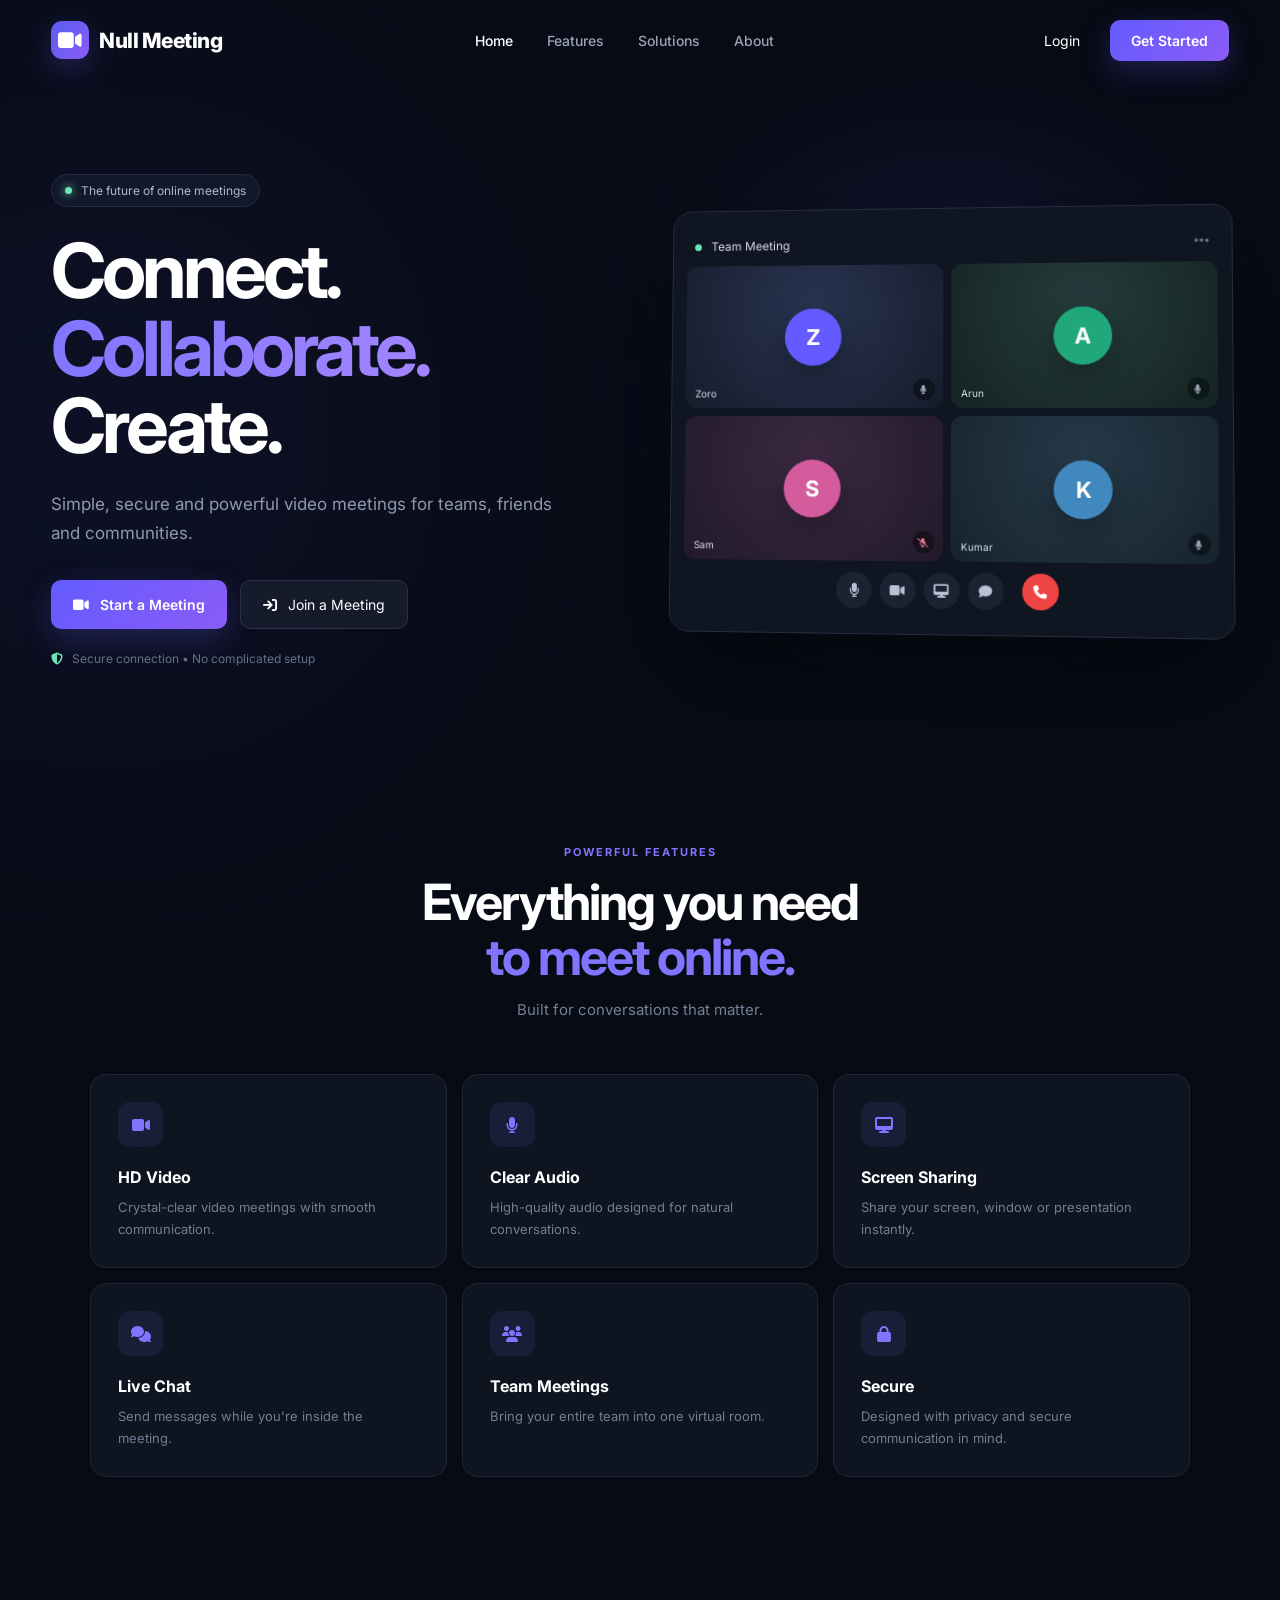
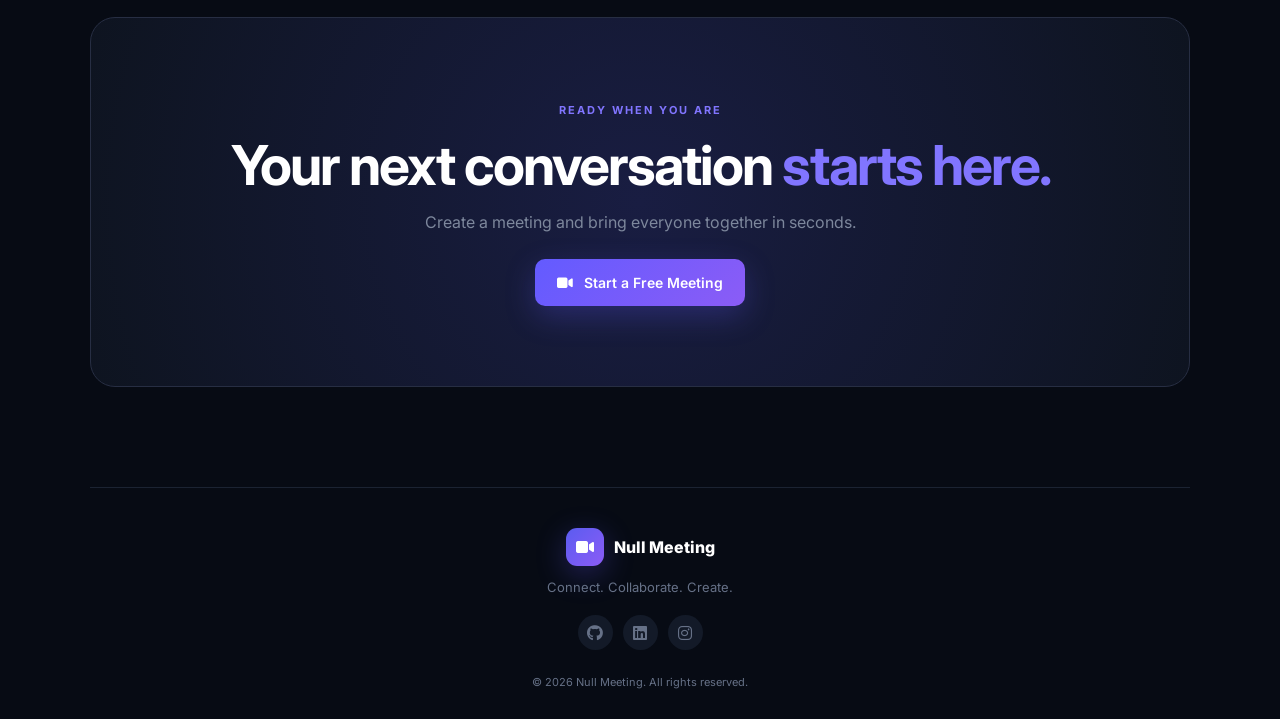
<file: Null Meeting/frontend/meeting.html>
<!DOCTYPE html>
<html lang="en">

<head>

    <meta charset="UTF-8">

    <meta
        name="viewport"
        content="width=device-width, initial-scale=1.0"
    >

    <title>Null Meeting | Meeting</title>


    <!-- =====================================================
         FONT AWESOME
    ====================================================== -->

    <link
        rel="stylesheet"
        href="https://cdnjs.cloudflare.com/ajax/libs/font-awesome/6.5.2/css/all.min.css"
    >


    <!-- =====================================================
         GOOGLE FONT
    ====================================================== -->

    <link
        href="https://fonts.googleapis.com/css2?family=Inter:wght@400;500;600;700;800&display=swap"
        rel="stylesheet"
    >


    <style>

        /* =====================================================
           RESET
        ===================================================== */

        * {

            box-sizing: border-box;

            margin: 0;

            padding: 0;

        }


        /* =====================================================
           BODY
        ===================================================== */

        body {

            background:

                radial-gradient(
                    circle at top left,
                    #18264d,
                    transparent 35%
                ),

                radial-gradient(
                    circle at bottom right,
                    #291449,
                    transparent 35%
                ),

                #080b14;

            color: white;

            font-family: "Inter", Arial, sans-serif;

            height: 100vh;

            overflow: hidden;

        }


        /* =====================================================
           TOP BAR
        ===================================================== */

        .top-bar {

            height: 68px;

            background:
                rgba(15, 18, 30, 0.92);

            border-bottom:
                1px solid
                rgba(255,255,255,0.08);

            display: flex;

            align-items: center;

            justify-content: space-between;

            padding: 0 24px;

            backdrop-filter: blur(18px);

            position: relative;

            z-index: 20;

        }


        .logo {

            font-size: 21px;

            font-weight: 800;

            color: #60a5fa;

            white-space: nowrap;

        }


        .meeting-info {

            display: flex;

            align-items: center;

            gap: 8px;

            color: #9ca3af;

            font-size: 13px;

        }


        #meetingId {

            color: white;

            font-weight: 700;

            letter-spacing: 1px;

        }


        .participant-count {

            background:
                rgba(96,165,250,0.12);

            border:
                1px solid
                rgba(96,165,250,0.2);

            color: #93c5fd;

            padding:
                7px 12px;

            border-radius: 20px;

            font-size: 12px;

            white-space: nowrap;

        }


        /* =====================================================
           VIDEO AREA
        ===================================================== */

        .video-area {

            height:
                calc(100vh - 148px);

            padding: 18px;

            overflow: auto;

        }


        .video-grid {

            width: 100%;

            max-width: 1500px;

            min-height: 100%;

            margin: auto;

            display: grid;

            grid-template-columns:
                repeat(
                    auto-fit,
                    minmax(
                        300px,
                        1fr
                    )
                );

            gap: 16px;

        }


        /* =====================================================
           VIDEO CARD
        ===================================================== */

        .video-card {

            position: relative;

            background:
                linear-gradient(
                    145deg,
                    #171c2b,
                    #0d111c
                );

            border:
                1px solid
                rgba(255,255,255,0.08);

            border-radius: 20px;

            overflow: hidden;

            min-height: 250px;

            display: flex;

            align-items: center;

            justify-content: center;

            box-shadow:
                0 15px 40px
                rgba(0,0,0,0.25);

        }


        .video-card video {

            width: 100%;

            height: 100%;

            object-fit: cover;

            display: none;

        }


        .local-video {

            transform: scaleX(-1);

        }


        /* =====================================================
           CAMERA OFF
        ====================================================== */

        .camera-off {

            text-align: center;

            color: #9ca3af;

        }


        .avatar {

            width: 82px;

            height: 82px;

            border-radius: 50%;

            display: flex;

            align-items: center;

            justify-content: center;

            margin: 0 auto 14px;

            background:
                linear-gradient(
                    135deg,
                    #2563eb,
                    #7c3aed
                );

            font-size: 30px;

            font-weight: 800;

            color: white;

        }


        .user-name {

            font-size: 17px;

            font-weight: 700;

            color: white;

            margin-bottom: 5px;

        }


        .camera-text {

            font-size: 13px;

            color: #8b93a5;

        }


        /* =====================================================
           VIDEO LABEL
        ====================================================== */

        .video-label {

            position: absolute;

            left: 14px;

            bottom: 14px;

            background:
                rgba(0,0,0,0.65);

            padding:
                7px 11px;

            border-radius: 8px;

            font-size: 13px;

            backdrop-filter: blur(8px);

            z-index: 5;

        }


        /* =====================================================
           CONNECTION STATUS
        ====================================================== */

        .connection-status {

            position: absolute;

            top: 14px;

            right: 14px;

            background:
                rgba(0,0,0,0.6);

            padding:
                7px 10px;

            border-radius: 8px;

            font-size: 12px;

            color: #fbbf24;

            z-index: 5;

        }


        .connection-status.connected {

            color: #4ade80;

        }


        /* =====================================================
           CONTROLS
        ====================================================== */

        .controls {

            height: 80px;

            background:
                rgba(12,15,24,0.94);

            border-top:
                1px solid
                rgba(255,255,255,0.08);

            display: flex;

            justify-content: center;

            align-items: center;

            gap: 14px;

            backdrop-filter: blur(18px);

            position: relative;

            z-index: 30;

        }


        .control-btn {

            width: 52px;

            height: 52px;

            border-radius: 50%;

            border: none;

            background:
                #242a38;

            color: white;

            font-size: 18px;

            cursor: pointer;

            transition: 0.2s ease;

            position: relative;

        }


        .control-btn:hover {

            transform:
                translateY(-2px);

            background:
                #343b4c;

        }


        .control-btn.active {

            background:
                #2563eb;

        }


        .leave-btn {

            background:
                #dc2626;

            margin-left: 12px;

        }


        .leave-btn:hover {

            background:
                #ef4444;

        }


        /* =====================================================
           CHAT BUTTON BADGE
        ====================================================== */

        .chat-badge {

            position: absolute;

            top: -3px;

            right: -3px;

            width: 18px;

            height: 18px;

            border-radius: 50%;

            background: #ef4444;

            color: white;

            font-size: 10px;

            display: none;

            align-items: center;

            justify-content: center;

            font-weight: 700;

        }


        .chat-badge.show {

            display: flex;

        }


        /* =====================================================
           CHAT PANEL
        ====================================================== */

        .chat-panel {

            position: fixed;

            top: 78px;

            right: 18px;

            width: 350px;

            height:
                calc(100vh - 178px);

            max-height: 650px;

            background:
                rgba(14,18,30,0.97);

            border:
                1px solid
                rgba(255,255,255,0.1);

            border-radius: 18px;

            box-shadow:
                0 25px 70px
                rgba(0,0,0,0.5);

            backdrop-filter: blur(20px);

            z-index: 50;

            display: none;

            flex-direction: column;

            overflow: hidden;

        }


        .chat-panel.open {

            display: flex;

        }


        /* =====================================================
           CHAT HEADER
        ====================================================== */

        .chat-header {

            height: 60px;

            display: flex;

            align-items: center;

            justify-content: space-between;

            padding: 0 18px;

            border-bottom:
                1px solid
                rgba(255,255,255,0.08);

        }


        .chat-title {

            display: flex;

            align-items: center;

            gap: 10px;

            font-size: 16px;

            font-weight: 700;

        }


        .chat-title i {

            color: #60a5fa;

        }


        .close-chat {

            border: none;

            background: transparent;

            color: #9ca3af;

            font-size: 18px;

            cursor: pointer;

            width: 34px;

            height: 34px;

            border-radius: 8px;

        }


        .close-chat:hover {

            background:
                rgba(255,255,255,0.08);

            color: white;

        }


        /* =====================================================
           CHAT MESSAGES
        ====================================================== */

        .chat-messages {

            flex: 1;

            overflow-y: auto;

            padding: 16px;

        }


        .empty-chat {

            height: 100%;

            display: flex;

            align-items: center;

            justify-content: center;

            flex-direction: column;

            gap: 10px;

            color: #71798b;

            text-align: center;

            font-size: 13px;

        }


        .empty-chat i {

            font-size: 35px;

            color: #39445c;

        }


        .message {

            display: flex;

            flex-direction: column;

            margin-bottom: 14px;

            max-width: 85%;

        }


        .message.mine {

            margin-left: auto;

            align-items: flex-end;

        }


        .message.other {

            margin-right: auto;

            align-items: flex-start;

        }


        .message-sender {

            font-size: 11px;

            color: #8e98ac;

            margin-bottom: 4px;

        }


        .message-bubble {

            padding:
                9px 12px;

            border-radius: 13px;

            font-size: 13px;

            line-height: 1.45;

            word-break: break-word;

        }


        .message.mine .message-bubble {

            background:
                #2563eb;

            color: white;

            border-bottom-right-radius: 4px;

        }


        .message.other .message-bubble {

            background:
                #242a38;

            color: #e5e7eb;

            border-bottom-left-radius: 4px;

        }


        .message-time {

            font-size: 9px;

            color: #626b7d;

            margin-top: 4px;

        }


        /* =====================================================
           CHAT INPUT
        ====================================================== */

        .chat-input-area {

            padding: 12px;

            border-top:
                1px solid
                rgba(255,255,255,0.08);

            display: flex;

            gap: 8px;

        }


        #chatInput {

            flex: 1;

            height: 42px;

            border: none;

            outline: none;

            border-radius: 10px;

            background:
                #202634;

            color: white;

            padding:
                0 12px;

            font-size: 13px;

        }


        #chatInput::placeholder {

            color: #687184;

        }


        #sendChatBtn {

            width: 42px;

            height: 42px;

            border: none;

            border-radius: 10px;

            background:
                #2563eb;

            color: white;

            cursor: pointer;

            font-size: 15px;

        }


        #sendChatBtn:hover {

            background:
                #3b82f6;

        }


        /* =====================================================
           TOAST
        ====================================================== */

        #toast {

            position: fixed;

            left: 50%;

            bottom: 100px;

            transform:
                translateX(-50%)
                translateY(20px);

            background:
                rgba(20,25,38,0.96);

            border:
                1px solid
                rgba(255,255,255,0.1);

            padding:
                12px 18px;

            border-radius: 12px;

            opacity: 0;

            pointer-events: none;

            transition: 0.25s ease;

            z-index: 100;

            color: #e5e7eb;

            font-size: 13px;

        }


        #toast.show {

            opacity: 1;

            transform:
                translateX(-50%)
                translateY(0);

        }


        /* =====================================================
           MOBILE
        ====================================================== */

        @media (max-width: 700px) {

            .top-bar {

                padding: 0 12px;

            }


            .logo {

                font-size: 17px;

            }


            .meeting-info {

                font-size: 10px;

            }


            #meetingId {

                font-size: 10px;

            }


            .participant-count {

                display: none;

            }


            .video-area {

                padding: 10px;

            }


            .video-grid {

                grid-template-columns: 1fr;

            }


            .video-card {

                min-height: 230px;

            }


            .controls {

                gap: 7px;

            }


            .control-btn {

                width: 46px;

                height: 46px;

                font-size: 16px;

            }


            .leave-btn {

                margin-left: 5px;

            }


            .chat-panel {

                top: 74px;

                left: 10px;

                right: 10px;

                width: auto;

                height:
                    calc(100vh - 160px);

            }

        }

    </style>

</head>


<body>


<!-- =====================================================
     TOP BAR
====================================================== -->

<header class="top-bar">

    <div class="logo">

        <i class="fa-solid fa-video"></i>

        NULL MEETING

    </div>


    <div class="meeting-info">

        <span>Meeting ID:</span>

        <span id="meetingId">

            Loading...

        </span>

    </div>


    <div
        class="participant-count"
        id="participantCount"
    >

        👥 1 participant

    </div>

</header>



<!-- =====================================================
     VIDEO AREA
====================================================== -->

<main class="video-area">

    <div
        class="video-grid"
        id="videoGrid"
    >

    </div>

</main>



<!-- =====================================================
     CONTROLS
====================================================== -->

<div class="controls">


    <!-- CAMERA -->

    <button
        class="control-btn"
        id="cameraBtn"
        onclick="toggleCamera()"
        title="Camera"
    >

        <i class="fa-solid fa-video"></i>

    </button>


    <!-- MICROPHONE -->

    <button
        class="control-btn"
        id="micBtn"
        onclick="toggleMicrophone()"
        title="Microphone"
    >

        <i class="fa-solid fa-microphone"></i>

    </button>


    <!-- SCREEN SHARE -->

    <button
        class="control-btn"
        id="screenBtn"
        onclick="shareScreen()"
        title="Share screen"
    >

        <i class="fa-solid fa-display"></i>

    </button>


    <!-- CHAT -->

    <button
        class="control-btn"
        id="chatBtn"
        onclick="toggleChat()"
        title="Chat"
    >

        <i class="fa-solid fa-comment"></i>

        <span
            class="chat-badge"
            id="chatBadge"
        >
            0
        </span>

    </button>


    <!-- LEAVE -->

    <button
        class="control-btn leave-btn"
        onclick="leaveMeeting()"
        title="Leave meeting"
    >

        <i class="fa-solid fa-phone"></i>

    </button>

</div>



<!-- =====================================================
     CHAT PANEL
====================================================== -->

<aside
    class="chat-panel"
    id="chatPanel"
>


    <div class="chat-header">

        <div class="chat-title">

            <i class="fa-solid fa-comments"></i>

            Meeting Chat

        </div>


        <button
            class="close-chat"
            onclick="toggleChat()"
        >

            <i class="fa-solid fa-xmark"></i>

        </button>

    </div>


    <div
        class="chat-messages"
        id="chatMessages"
    >

        <div
            class="empty-chat"
            id="emptyChat"
        >

            <i class="fa-regular fa-comments"></i>

            <span>
                No messages yet
            </span>

            <small>
                Start the conversation 👋
            </small>

        </div>

    </div>


    <div class="chat-input-area">

        <input
            type="text"
            id="chatInput"
            placeholder="Type a message..."
            maxlength="500"
            autocomplete="off"
        >


        <button
            id="sendChatBtn"
            onclick="sendChatMessage()"
        >

            <i class="fa-solid fa-paper-plane"></i>

        </button>

    </div>

</aside>



<!-- =====================================================
     TOAST
====================================================== -->

<div id="toast"></div>



<script>

/* =========================================================
   CONFIGURATION
========================================================= */

const API_URL =
    "https://null-meeting.onrender.com";


/* =========================================================
   GET MEETING ID
========================================================= */

const urlParams =
    new URLSearchParams(
        window.location.search
    );


const meetingId =
    urlParams.get("meeting_id");


if (!meetingId) {

    alert(
        "Meeting ID not found."
    );

    window.location.href =
        "dashboard.html";

}


/* =========================================================
   SHOW MEETING ID
========================================================= */

document.getElementById(
    "meetingId"
).innerText =
    meetingId;


/* =========================================================
   GET CURRENT USER
========================================================= */

let currentUser = null;


try {

    const savedUser =
        localStorage.getItem("user");


    if (savedUser) {

        currentUser =
            JSON.parse(savedUser);

    }

}
catch (error) {

    console.error(
        "User data error:",
        error
    );

}


const localUserName =
    currentUser?.name ||
    "You";


/* =========================================================
   TOKEN
========================================================= */

const token =
    localStorage.getItem(
        "access_token"
    );


if (!token) {

    alert(
        "Please login first."
    );

    window.location.href =
        "index.html";

}


/* =========================================================
   WEBRTC VARIABLES
========================================================= */

let localStream = null;

let websocket = null;

let localParticipantId = null;

let cameraEnabled = false;

let microphoneEnabled = false;

let screenSharing = false;


/* =========================================================
   PEER CONNECTIONS
========================================================= */

const peerConnections = {};


/* =========================================================
   REMOTE STREAMS
========================================================= */

const remoteStreams = {};


/* =========================================================
   RTC CONFIGURATION
========================================================= */

const rtcConfiguration = {

    iceServers: [

        {
            urls:
                "stun:stun.l.google.com:19302"
        },

        {
            urls:
                "stun:stun1.l.google.com:19302"
        }

    ]

};


/* =========================================================
   CHAT VARIABLES
========================================================= */

let unreadMessages = 0;


/* =========================================================
   TOAST
========================================================= */

function showToast(message) {

    const toast =
        document.getElementById(
            "toast"
        );


    toast.innerText =
        message;


    toast.classList.add(
        "show"
    );


    setTimeout(
        () => {

            toast.classList.remove(
                "show"
            );

        },
        2500
    );

}


/* =========================================================
   PARTICIPANT COUNT
========================================================= */

function updateParticipantCount(
    count
) {

    const element =
        document.getElementById(
            "participantCount"
        );


    element.innerText =
        `👥 ${count} participant${
            count === 1 ? "" : "s"
        }`;

}


/* =========================================================
   LOCAL VIDEO CARD
========================================================= */

function createLocalCard() {

    const grid =
        document.getElementById(
            "videoGrid"
        );


    if (
        document.getElementById(
            "local-card"
        )
    ) {

        return;

    }


    const card =
        document.createElement(
            "div"
        );


    card.className =
        "video-card";


    card.id =
        "local-card";


    card.innerHTML = `

        <video
            id="localVideo"
            class="local-video"
            autoplay
            muted
            playsinline
        ></video>


        <div
            class="camera-off"
            id="localCameraOff"
        >

            <div class="avatar">

                ${
                    localUserName
                        .charAt(0)
                        .toUpperCase()
                }

            </div>


            <div class="user-name">

                ${escapeHTML(localUserName)}

            </div>


            <div class="camera-text">

                Camera is off

            </div>

        </div>


        <div class="video-label">

            ${escapeHTML(localUserName)} (You)

        </div>

    `;


    grid.appendChild(
        card
    );

}


/* =========================================================
   REMOTE VIDEO CARD
========================================================= */

function createRemoteCard(
    participantId
) {

    const existing =
        document.getElementById(
            `remote-${participantId}`
        );


    if (existing) {

        return existing;

    }


    const grid =
        document.getElementById(
            "videoGrid"
        );


    const card =
        document.createElement(
            "div"
        );


    card.className =
        "video-card";


    card.id =
        `remote-${participantId}`;


    card.innerHTML = `

        <video
            id="video-${participantId}"
            autoplay
            playsinline
        ></video>


        <div
            class="camera-off"
            id="placeholder-${participantId}"
        >

            <div class="avatar">

                <i class="fa-solid fa-user"></i>

            </div>


            <div class="user-name">

                Participant

            </div>


            <div class="camera-text">

                Camera is off

            </div>

        </div>


        <div class="video-label">

            Participant

        </div>


        <div
            class="connection-status"
            id="status-${participantId}"
        >

            Connecting...

        </div>

    `;


    grid.appendChild(
        card
    );


    return card;

}


/* =========================================================
   REMOVE REMOTE CARD
========================================================= */

function removeRemoteCard(
    participantId
) {

    const card =
        document.getElementById(
            `remote-${participantId}`
        );


    if (card) {

        card.remove();

    }

}


/* =========================================================
   REMOTE STATUS
========================================================= */

function setRemoteStatus(
    participantId,
    text,
    connected = false
) {

    const status =
        document.getElementById(
            `status-${participantId}`
        );


    if (!status) {

        return;

    }


    status.innerText =
        text;


    if (connected) {

        status.classList.add(
            "connected"
        );

    }
    else {

        status.classList.remove(
            "connected"
        );

    }

}


/* =========================================================
   CREATE PEER CONNECTION
========================================================= */

function createPeerConnection(
    participantId
) {

    console.log(
        "Creating peer connection:",
        participantId
    );


    if (
        peerConnections[
            participantId
        ]
    ) {

        return peerConnections[
            participantId
        ];

    }


    createRemoteCard(
        participantId
    );


    const peerConnection =
        new RTCPeerConnection(
            rtcConfiguration
        );


    peerConnections[
        participantId
    ] =
        peerConnection;


    const remoteStream =
        new MediaStream();


    remoteStreams[
        participantId
    ] =
        remoteStream;


    const remoteVideo =
        document.getElementById(
            `video-${participantId}`
        );


    remoteVideo.srcObject =
        remoteStream;


    /* -----------------------------------------------------
       ADD LOCAL TRACKS
    ----------------------------------------------------- */

    if (localStream) {

        localStream
            .getTracks()
            .forEach(
                track => {

                    peerConnection.addTrack(
                        track,
                        localStream
                    );

                }
            );

    }


    /* -----------------------------------------------------
       RECEIVE REMOTE TRACKS
    ----------------------------------------------------- */

    peerConnection.ontrack =
        function(event) {

            console.log(
                "Remote track received:",
                participantId
            );


            const streams =
                event.streams;


            if (streams.length > 0) {

                streams[0]
                    .getTracks()
                    .forEach(
                        track => {

                            const exists =
                                remoteStream
                                    .getTracks()
                                    .some(
                                        existingTrack =>
                                            existingTrack.id ===
                                            track.id
                                    );


                            if (!exists) {

                                remoteStream.addTrack(
                                    track
                                );

                            }

                        }
                    );

            }
            else {

                remoteStream.addTrack(
                    event.track
                );

            }


            remoteVideo.style.display =
                "block";


            const placeholder =
                document.getElementById(
                    `placeholder-${participantId}`
                );


            if (placeholder) {

                placeholder.style.display =
                    "none";

            }


            setRemoteStatus(
                participantId,
                "Connected",
                true
            );

        };


    /* -----------------------------------------------------
       ICE
    ----------------------------------------------------- */

    peerConnection.onicecandidate =
        function(event) {

            if (
                event.candidate &&
                websocket &&
                websocket.readyState ===
                    WebSocket.OPEN
            ) {

                websocket.send(
                    JSON.stringify({

                        type:
                            "ice-candidate",

                        target_id:
                            participantId,

                        candidate:
                            event.candidate

                    })
                );

            }

        };


    /* -----------------------------------------------------
       CONNECTION STATE
    ----------------------------------------------------- */

    peerConnection.onconnectionstatechange =
        function() {

            console.log(
                "Connection:",
                participantId,
                peerConnection.connectionState
            );


            if (
                peerConnection.connectionState ===
                "connected"
            ) {

                setRemoteStatus(
                    participantId,
                    "Connected",
                    true
                );

            }


            if (
                peerConnection.connectionState ===
                "connecting"
            ) {

                setRemoteStatus(
                    participantId,
                    "Connecting..."
                );

            }


            if (
                peerConnection.connectionState ===
                "disconnected"
            ) {

                setRemoteStatus(
                    participantId,
                    "Disconnected"
                );

            }


            if (
                peerConnection.connectionState ===
                "failed"
            ) {

                setRemoteStatus(
                    participantId,
                    "Connection failed"
                );

            }

        };


    return peerConnection;

}


/* =========================================================
   CREATE OFFER
========================================================= */

async function createOfferForParticipant(
    participantId
) {

    try {

        const peerConnection =
            createPeerConnection(
                participantId
            );


        const offer =
            await peerConnection.createOffer();


        await peerConnection.setLocalDescription(
            offer
        );


        if (
            websocket &&
            websocket.readyState ===
                WebSocket.OPEN
        ) {

            websocket.send(
                JSON.stringify({

                    type:
                        "offer",

                    target_id:
                        participantId,

                    offer:
                        offer

                })
            );

        }


        console.log(
            "Offer sent:",
            participantId
        );

    }
    catch (error) {

        console.error(
            "Create offer error:",
            error
        );

    }

}


/* =========================================================
   HANDLE OFFER
========================================================= */

async function handleOffer(
    senderId,
    offer
) {

    try {

        console.log(
            "Offer received:",
            senderId
        );


        const peerConnection =
            createPeerConnection(
                senderId
            );


        await peerConnection.setRemoteDescription(
            new RTCSessionDescription(
                offer
            )
        );


        const answer =
            await peerConnection.createAnswer();


        await peerConnection.setLocalDescription(
            answer
        );


        if (
            websocket &&
            websocket.readyState ===
                WebSocket.OPEN
        ) {

            websocket.send(
                JSON.stringify({

                    type:
                        "answer",

                    target_id:
                        senderId,

                    answer:
                        answer

                })
            );

        }


        console.log(
            "Answer sent:",
            senderId
        );

    }
    catch (error) {

        console.error(
            "Handle offer error:",
            error
        );

    }

}


/* =========================================================
   HANDLE ANSWER
========================================================= */

async function handleAnswer(
    senderId,
    answer
) {

    try {

        const peerConnection =
            peerConnections[
                senderId
            ];


        if (!peerConnection) {

            console.warn(
                "Peer connection not found:",
                senderId
            );

            return;

        }


        await peerConnection.setRemoteDescription(
            new RTCSessionDescription(
                answer
            )
        );


        console.log(
            "Answer accepted:",
            senderId
        );

    }
    catch (error) {

        console.error(
            "Handle answer error:",
            error
        );

    }

}


/* =========================================================
   HANDLE ICE
========================================================= */

async function handleIceCandidate(
    senderId,
    candidate
) {

    try {

        const peerConnection =
            peerConnections[
                senderId
            ];


        if (!peerConnection) {

            return;

        }


        await peerConnection.addIceCandidate(
            new RTCIceCandidate(
                candidate
            )
        );


    }
    catch (error) {

        console.error(
            "ICE error:",
            error
        );

    }

}


/* =========================================================
   CONNECT WEBSOCKET
========================================================= */

function connectWebSocket() {

    const websocketProtocol =
        API_URL.startsWith("https://")
            ? "wss:"
            : "ws:";

    const websocketHost =
        API_URL.replace(/^https?:\/\//, "");

    const websocketURL =
        `${websocketProtocol}//${websocketHost}/ws/${
            encodeURIComponent(meetingId)
        }?token=${encodeURIComponent(token)}`;


    console.log(
        "Connecting to meeting WebSocket:",
        `${websocketProtocol}//${websocketHost}/ws/${encodeURIComponent(meetingId)}`
    );


    websocket =
        new WebSocket(
            websocketURL
        );


    /* -----------------------------------------------------
       OPEN
    ----------------------------------------------------- */

    websocket.onopen =
        function() {

            console.log(
                "WebSocket connected."
            );


            showToast(
                "Connected to meeting 🟢"
            );

        };


    /* -----------------------------------------------------
       MESSAGE
    ----------------------------------------------------- */

    websocket.onmessage =
        async function(event) {

            try {

                const message =
                    JSON.parse(
                        event.data
                    );


                console.log(
                    "Received:",
                    message
                );


                /* =========================================
                   ROOM INFO
                ========================================= */

                if (
                    message.type ===
                    "room_info"
                ) {

                    localParticipantId =
                        message.participant_id;


                    updateParticipantCount(
                        message.participants
                    );


                    if (
                        message.existing_participants
                    ) {

                        for (
                            const participantId
                            of message.existing_participants
                        ) {

                            createPeerConnection(
                                participantId
                            );


                            setTimeout(
                                () => {

                                    createOfferForParticipant(
                                        participantId
                                    );

                                },
                                500
                            );

                        }

                    }

                }


                /* =========================================
                   USER JOINED
                ========================================= */

                else if (
                    message.type ===
                    "user_joined"
                ) {

                    const participantId =
                        message.participant_id;


                    updateParticipantCount(
                        message.participants
                    );


                    showToast(
                        "Someone joined the meeting 👋"
                    );


                    if (participantId) {

                        createRemoteCard(
                            participantId
                        );

                        // The new participant will normally send an offer,
                        // but creating the peer connection here makes the
                        // host ready immediately and avoids a blank remote card.
                        createPeerConnection(
                            participantId
                        );

                    }

                }


                /* =========================================
                   OFFER
                ========================================= */

                else if (
                    message.type ===
                    "offer"
                ) {

                    await handleOffer(
                        message.sender_id,
                        message.offer
                    );

                }


                /* =========================================
                   ANSWER
                ========================================= */

                else if (
                    message.type ===
                    "answer"
                ) {

                    await handleAnswer(
                        message.sender_id,
                        message.answer
                    );

                }


                /* =========================================
                   ICE
                ========================================= */

                else if (
                    message.type ===
                    "ice-candidate"
                ) {

                    await handleIceCandidate(
                        message.sender_id,
                        message.candidate
                    );

                }


                /* =========================================
                   USER LEFT
                ========================================= */

                else if (
                    message.type ===
                    "user_left"
                ) {

                    const participantId =
                        message.participant_id;


                    updateParticipantCount(
                        message.participants
                    );


                    showToast(
                        "Participant left the meeting."
                    );


                    if (
                        participantId &&
                        peerConnections[
                            participantId
                        ]
                    ) {

                        peerConnections[
                            participantId
                        ].close();


                        delete peerConnections[
                            participantId
                        ];

                    }


                    if (participantId) {

                        delete remoteStreams[
                            participantId
                        ];


                        removeRemoteCard(
                            participantId
                        );

                    }

                }


                /* =========================================
                   CHAT MESSAGE
                ========================================= */

                else if (
                    message.type ===
                    "chat"
                ) {

                    /*
                     * Ignore our own message if the backend
                     * ever sends it back.
                     */

                    if (
                        message.sender_id &&
                        localParticipantId &&
                        message.sender_id ===
                            localParticipantId
                    ) {

                        return;

                    }


                    addChatMessage(

                        message.sender_name ||
                        "Participant",

                        message.text ||
                        "",

                        false

                    );


                    /*
                     * Show notification only when
                     * chat panel is closed.
                     */

                    const chatPanel =
                        document.getElementById(
                            "chatPanel"
                        );


                    if (
                        !chatPanel.classList.contains(
                            "open"
                        )
                    ) {

                        unreadMessages++;

                        updateChatBadge();

                        showToast(
                            `New message from ${
                                message.sender_name ||
                                "Participant"
                            } 💬`
                        );

                    }

                }

            }
            catch (error) {

                console.error(
                    "WebSocket message error:",
                    error
                );

            }

        };


    /* -----------------------------------------------------
       ERROR
    ----------------------------------------------------- */

    websocket.onerror =
        function(error) {

            console.error(
                "WebSocket error:",
                error
            );


            showToast(
                "WebSocket connection error."
            );

        };


    /* -----------------------------------------------------
       CLOSE
    ----------------------------------------------------- */

    websocket.onclose =
        function() {

            console.log(
                "WebSocket closed."
            );

        };

}


/* =========================================================
   START LOCAL MEDIA
========================================================= */

async function startLocalMedia(
    video = false,
    audio = false
) {

    try {

        const stream =
            await navigator.mediaDevices
                .getUserMedia({

                    video:
                        video,

                    audio:
                        audio

                });


        if (!localStream) {

            localStream =
                new MediaStream();

        }


        stream
            .getTracks()
            .forEach(
                track => {

                    localStream.addTrack(
                        track
                    );

                }
            );


        const localVideo =
            document.getElementById(
                "localVideo"
            );


        localVideo.srcObject =
            localStream;


        /*
         * Add new tracks to existing
         * peer connections.
         */

        Object.values(
            peerConnections
        ).forEach(
            peerConnection => {

                stream
                    .getTracks()
                    .forEach(
                        track => {

                            const exists =
                                peerConnection
                                    .getSenders()
                                    .some(
                                        sender =>
                                            sender.track ===
                                            track
                                    );


                            if (!exists) {

                                peerConnection.addTrack(
                                    track,
                                    localStream
                                );

                            }

                        }
                    );

            }
        );


        return true;

    }
    catch (error) {

        console.error(
            "Media error:",
            error
        );


        return false;

    }

}


/* =========================================================
   CAMERA
========================================================= */

async function toggleCamera() {

    if (!cameraEnabled) {

        const success =
            await startLocalMedia(
                true,
                false
            );


        if (!success) {

            alert(
                "Camera permission was denied or camera is unavailable."
            );

            return;

        }


        localStream
            .getVideoTracks()
            .forEach(
                track => {

                    track.enabled =
                        true;

                }
            );


        document.getElementById(
            "localVideo"
        ).style.display =
            "block";


        document.getElementById(
            "localCameraOff"
        ).style.display =
            "none";


        cameraEnabled =
            true;


        document.getElementById(
            "cameraBtn"
        ).classList.add(
            "active"
        );


        showToast(
            "Camera turned on 🎥"
        );


        /*
         * Renegotiate.
         */

        for (
            const participantId
            of Object.keys(
                peerConnections
            )
        ) {

            await createOfferForParticipant(
                participantId
            );

        }

    }
    else {

        if (localStream) {

            localStream
                .getVideoTracks()
                .forEach(
                    track => {

                        track.enabled =
                            false;

                    }
                );

        }


        document.getElementById(
            "localVideo"
        ).style.display =
            "none";


        document.getElementById(
            "localCameraOff"
        ).style.display =
            "block";


        cameraEnabled =
            false;


        document.getElementById(
            "cameraBtn"
        ).classList.remove(
            "active"
        );


        showToast(
            "Camera turned off"
        );

    }

}


/* =========================================================
   MICROPHONE
========================================================= */

async function toggleMicrophone() {

    if (!microphoneEnabled) {

        const success =
            await startLocalMedia(
                false,
                true
            );


        if (!success) {

            alert(
                "Microphone permission was denied or unavailable."
            );

            return;

        }


        localStream
            .getAudioTracks()
            .forEach(
                track => {

                    track.enabled =
                        true;

                }
            );


        microphoneEnabled =
            true;


        document.getElementById(
            "micBtn"
        ).classList.add(
            "active"
        );


        showToast(
            "Microphone turned on 🎤"
        );


        /*
         * Renegotiate.
         */

        for (
            const participantId
            of Object.keys(
                peerConnections
            )
        ) {

            await createOfferForParticipant(
                participantId
            );

        }

    }
    else {

        if (localStream) {

            localStream
                .getAudioTracks()
                .forEach(
                    track => {

                        track.enabled =
                            false;

                    }
                );

        }


        microphoneEnabled =
            false;


        document.getElementById(
            "micBtn"
        ).classList.remove(
            "active"
        );


        showToast(
            "Microphone muted 🔇"
        );

    }

}


/* =========================================================
   SCREEN SHARE
========================================================= */

async function shareScreen() {

    try {

        const screenStream =
            await navigator.mediaDevices
                .getDisplayMedia({

                    video: true

                });


        const screenTrack =
            screenStream
                .getVideoTracks()[0];


        const localVideo =
            document.getElementById(
                "localVideo"
            );


        localVideo.srcObject =
            screenStream;


        localVideo.style.display =
            "block";


        document.getElementById(
            "localCameraOff"
        ).style.display =
            "none";


        screenSharing =
            true;


        document.getElementById(
            "screenBtn"
        ).classList.add(
            "active"
        );


        /*
         * Replace video track.
         */

        for (
            const peerConnection
            of Object.values(
                peerConnections
            )
        ) {

            const sender =
                peerConnection
                    .getSenders()
                    .find(
                        sender =>
                            sender.track &&
                            sender.track.kind ===
                            "video"
                    );


            if (sender) {

                await sender.replaceTrack(
                    screenTrack
                );

            }
            else {

                peerConnection.addTrack(
                    screenTrack
                );

            }

        }


        showToast(
            "Screen sharing started 🖥️"
        );


        /* -------------------------------------------------
           SCREEN SHARE STOPPED
        ------------------------------------------------- */

        screenTrack.onended =
            async function() {

                screenSharing =
                    false;


                document.getElementById(
                    "screenBtn"
                ).classList.remove(
                    "active"
                );


                if (
                    cameraEnabled &&
                    localStream
                ) {

                    const cameraTrack =
                        localStream
                            .getVideoTracks()[0];


                    if (cameraTrack) {

                        for (
                            const peerConnection
                            of Object.values(
                                peerConnections
                            )
                        ) {

                            const sender =
                                peerConnection
                                    .getSenders()
                                    .find(
                                        sender =>
                                            sender.track &&
                                            sender.track.kind ===
                                            "video"
                                    );


                            if (sender) {

                                await sender.replaceTrack(
                                    cameraTrack
                                );

                            }

                        }


                        localVideo.srcObject =
                            localStream;


                        localVideo.style.display =
                            "block";


                        document.getElementById(
                            "localCameraOff"
                        ).style.display =
                            "none";

                    }

                }
                else {

                    localVideo.style.display =
                        "none";


                    document.getElementById(
                        "localCameraOff"
                    ).style.display =
                        "block";

                }


                showToast(
                    "Screen sharing stopped"
                );

            };

    }
    catch (error) {

        console.log(
            "Screen sharing cancelled."
        );

    }

}


/* =========================================================
   CHAT
========================================================= */

function toggleChat() {

    const chatPanel =
        document.getElementById(
            "chatPanel"
        );


    chatPanel.classList.toggle(
        "open"
    );


    /*
     * When opening chat, clear notification.
     */

    if (
        chatPanel.classList.contains(
            "open"
        )
    ) {

        unreadMessages = 0;

        updateChatBadge();


        setTimeout(
            () => {

                document.getElementById(
                    "chatInput"
                ).focus();

            },
            100
        );

    }

}


/* =========================================================
   SEND CHAT MESSAGE
========================================================= */

function sendChatMessage() {

    const input =
        document.getElementById(
            "chatInput"
        );


    const text =
        input.value.trim();


    if (!text) {

        return;

    }


    if (
        !websocket ||
        websocket.readyState !==
            WebSocket.OPEN
    ) {

        showToast(
            "Chat is not connected."
        );

        return;

    }


    const message = {

        type:
            "chat",

        sender_id:
            localParticipantId,

        sender_name:
            localUserName,

        text:
            text

    };


    /*
     * Show our own message immediately.
     */

    addChatMessage(
        localUserName,
        text,
        true
    );


    /*
     * Send through WebSocket.
     */

    websocket.send(
        JSON.stringify(
            message
        )
    );


    input.value =
        "";

}


/* =========================================================
   ADD CHAT MESSAGE
========================================================= */

function addChatMessage(
    senderName,
    text,
    isMine
) {

    const messages =
        document.getElementById(
            "chatMessages"
        );


    const emptyChat =
        document.getElementById(
            "emptyChat"
        );


    if (emptyChat) {

        emptyChat.remove();

    }


    const message =
        document.createElement(
            "div"
        );


    message.className =
        `message ${
            isMine
                ? "mine"
                : "other"
        }`;


    const sender =
        document.createElement(
            "div"
        );


    sender.className =
        "message-sender";


    sender.innerText =
        isMine
            ? "You"
            : senderName;


    const bubble =
        document.createElement(
            "div"
        );


    bubble.className =
        "message-bubble";


    /*
     * Use textContent instead of innerHTML
     * so user messages cannot inject HTML.
     */

    bubble.textContent =
        text;


    const time =
        document.createElement(
            "div"
        );


    time.className =
        "message-time";


    time.innerText =
        getCurrentTime();


    message.appendChild(
        sender
    );


    message.appendChild(
        bubble
    );


    message.appendChild(
        time
    );


    messages.appendChild(
        message
    );


    /*
     * Scroll to newest message.
     */

    messages.scrollTop =
        messages.scrollHeight;

}


/* =========================================================
   CHAT BADGE
========================================================= */

function updateChatBadge() {

    const badge =
        document.getElementById(
            "chatBadge"
        );


    if (
        unreadMessages <= 0
    ) {

        badge.classList.remove(
            "show"
        );

        return;

    }


    badge.innerText =
        unreadMessages > 9
            ? "9+"
            : unreadMessages;


    badge.classList.add(
        "show"
    );

}


/* =========================================================
   CURRENT TIME
========================================================= */

function getCurrentTime() {

    return new Date().toLocaleTimeString(
        [],
        {
            hour: "2-digit",
            minute: "2-digit"
        }
    );

}


/* =========================================================
   ENTER TO SEND
========================================================= */

document.getElementById(
    "chatInput"
).addEventListener(
    "keydown",
    function(event) {

        if (
            event.key ===
            "Enter"
        ) {

            event.preventDefault();

            sendChatMessage();

        }

    }
);


/* =========================================================
   ESCAPE HTML
========================================================= */

function escapeHTML(text) {

    const div =
        document.createElement(
            "div"
        );


    div.textContent =
        text;


    return div.innerHTML;

}


/* =========================================================
   LEAVE MEETING
========================================================= */

function leaveMeeting() {

    const confirmed =
        confirm(
            "Are you sure you want to leave the meeting?"
        );


    if (!confirmed) {

        return;

    }


    /*
     * Stop local media.
     */

    if (localStream) {

        localStream
            .getTracks()
            .forEach(
                track => {

                    track.stop();

                }
            );

    }


    /*
     * Close peer connections.
     */

    Object.values(
        peerConnections
    ).forEach(
        peerConnection => {

            peerConnection.close();

        }
    );


    /*
     * Close WebSocket.
     */

    if (websocket) {

        websocket.close();

        websocket =
            null;

    }


    /*
     * Return dashboard.
     */

    window.location.href =
        "dashboard.html";

}


/* =========================================================
   PAGE CLOSE
========================================================= */

window.addEventListener(
    "beforeunload",
    function() {

        if (localStream) {

            localStream
                .getTracks()
                .forEach(
                    track => {

                        track.stop();

                    }
                );

        }


        Object.values(
            peerConnections
        ).forEach(
            peerConnection => {

                peerConnection.close();

            }
        );


        if (websocket) {

            websocket.close();

        }

    }
);


/* =========================================================
   INITIALIZE
========================================================= */

function initializeMeeting() {

    console.log(
        "Initializing Null Meeting..."
    );


    /*
     * Create local participant card.
     */

    createLocalCard();


    /*
     * Connect WebSocket.
     */

    connectWebSocket();

}


/* =========================================================
   START NULL MEETING
========================================================= */

initializeMeeting();

</script>

</body>

</html>
</file>
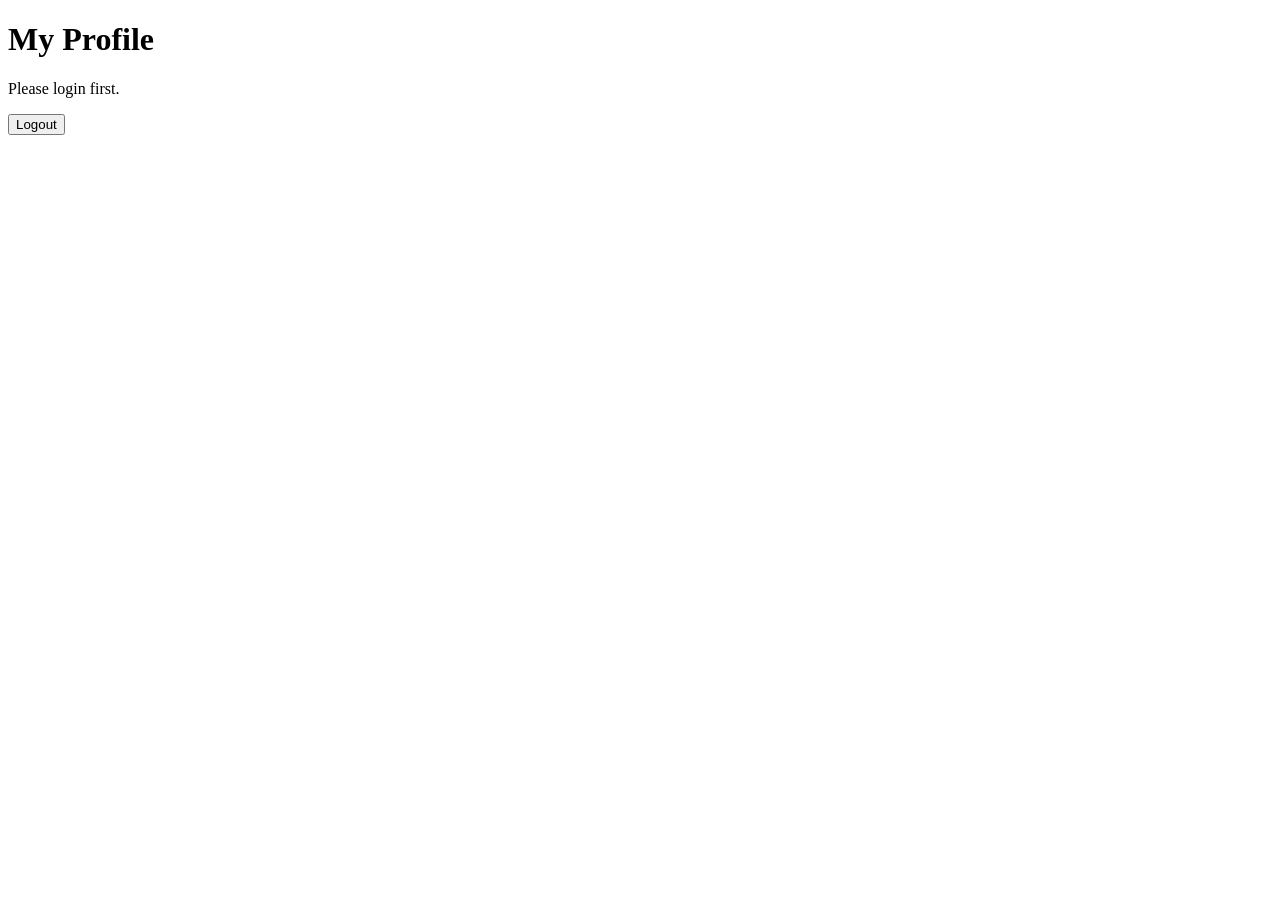
<file: Null Meeting/frontend/profile.html>
<!DOCTYPE html>
<html>

<head>
    <title>PROJECT-X Profile</title>
</head>

<body>

    <h1>My Profile</h1>

    <div id="profile">
        Loading...
    </div>

    <button id="logoutBtn">
        Logout
    </button>


    <script>

        // Get JWT token from browser

        const token =
            localStorage.getItem("access_token");


        // If token doesn't exist

        if (!token) {

            document.getElementById("profile").innerHTML =
                "<p>Please login first.</p>";

        } else {

            // Call protected FastAPI endpoint

            fetch(
                "https://null-meeting.onrender.com/profile",
                {
                    method: "GET",

                    headers: {
                        "Authorization": "Bearer " + token
                    }
                }
            )

            .then(response => {

                if (!response.ok) {

                    throw new Error(
                        "Authentication failed"
                    );

                }

                return response.json();

            })

            .then(data => {

                console.log(data);


                // Display user information

                document.getElementById("profile").innerHTML = `

                    <h2>Welcome!</h2>

                    <p>
                        User ID:
                        ${data.user.user_id}
                    </p>

                    <p>
                        Email:
                        ${data.user.email}
                    </p>

                    <p>
                        ${data.message}
                    </p>

                `;

            })

            .catch(error => {

                console.error(error);

                document.getElementById("profile").innerHTML =
                    "<p>Login expired or invalid.</p>";

            });

        }


        // Logout

        document.getElementById("logoutBtn")
            .addEventListener("click", function() {

                localStorage.removeItem(
                    "access_token"
                );

                window.location.href =
                    "login.html";

            });

    </script>

</body>

</html>
</file>
<file: Null Meeting/frontend/style.css>
/* =========================
   RESET
========================= */

* {
    margin: 0;
    padding: 0;
    box-sizing: border-box;
}

html {
    scroll-behavior: smooth;
}

body {
    font-family: "Inter", sans-serif;
    background: #070b14;
    color: #ffffff;
    overflow-x: hidden;
}

button {
    font-family: inherit;
    cursor: pointer;
    border: none;
}

a {
    text-decoration: none;
    color: inherit;
}


/* =========================
   NAVBAR
========================= */

.navbar {
    width: min(1300px, 92%);
    height: 80px;

    margin: auto;

    display: flex;
    align-items: center;
    justify-content: space-between;

    position: relative;
    z-index: 100;
}


/* LOGO */

.logo {
    display: flex;
    align-items: center;
    gap: 10px;

    font-size: 21px;
    font-weight: 800;
    letter-spacing: -0.5px;
}

.logo-icon {
    width: 38px;
    height: 38px;

    border-radius: 11px;

    display: flex;
    align-items: center;
    justify-content: center;

    background: linear-gradient(
        135deg,
        #5b5cf0,
        #8b5cf6
    );

    box-shadow:
        0 8px 30px rgba(99, 91, 255, 0.3);
}

.logo-x {
    color: #8175ff;
}


/* NAV LINKS */

.nav-links {
    display: flex;
    gap: 34px;
}

.nav-links a {
    color: #9ba3b8;
    font-size: 14px;
    font-weight: 500;

    transition: 0.3s;
}

.nav-links a:hover,
.nav-links a.active {
    color: #ffffff;
}


/* NAV BUTTONS */

.nav-buttons {
    display: flex;
    align-items: center;
    gap: 12px;
}

.login-btn {
    background: transparent;
    color: #ffffff;

    padding: 11px 18px;

    font-size: 14px;
}

.primary-btn {
    color: white;

    background: linear-gradient(
        135deg,
        #635bff,
        #8b5cf6
    );

    padding: 12px 21px;

    border-radius: 10px;

    font-size: 14px;
    font-weight: 600;

    box-shadow:
        0 10px 30px rgba(99, 91, 255, 0.25);

    transition: 0.3s;
}

.primary-btn:hover {
    transform: translateY(-2px);

    box-shadow:
        0 15px 35px rgba(99, 91, 255, 0.4);
}


/* MOBILE BUTTON */

.menu-btn {
    display: none;

    width: 42px;
    height: 42px;

    border-radius: 10px;

    background: #151a29;
    color: white;

    font-size: 18px;
}


/* =========================
   MOBILE MENU
========================= */

.mobile-menu {
    display: none;

    position: absolute;

    top: 75px;
    left: 4%;
    right: 4%;

    padding: 20px;

    background: #111624;

    border: 1px solid #252c40;

    border-radius: 15px;

    z-index: 200;
}

.mobile-menu a {
    display: block;

    padding: 13px;

    color: #b7bfd2;
}

.mobile-menu button {
    width: 100%;

    padding: 13px;

    margin-top: 8px;

    border-radius: 9px;

    background: #635bff;
    color: white;
}


/* =========================
   HERO
========================= */

.hero {
    width: min(1300px, 92%);

    min-height: 680px;

    margin: auto;

    display: grid;

    grid-template-columns:
        1fr 1fr;

    align-items: center;

    gap: 50px;

    position: relative;
}


/* Background glow */

.hero::before {
    content: "";

    position: absolute;

    width: 500px;
    height: 500px;

    background: #635bff;

    filter: blur(180px);

    opacity: 0.12;

    left: -200px;
    top: 100px;

    pointer-events: none;
}


/* HERO CONTENT */

.hero-content {
    position: relative;
    z-index: 2;
}

.badge {
    display: inline-flex;

    align-items: center;
    gap: 9px;

    padding: 8px 13px;

    border-radius: 50px;

    background: #12182a;

    border: 1px solid #252d43;

    color: #aeb7cb;

    font-size: 12px;

    margin-bottom: 25px;
}

.live-dot {
    width: 7px;
    height: 7px;

    background: #6ee7b7;

    border-radius: 50%;

    box-shadow:
        0 0 10px #6ee7b7;
}


.hero h1 {
    max-width: 650px;

    font-size: clamp(
        48px,
        6vw,
        76px
    );

    line-height: 1.02;

    letter-spacing: -4px;

    margin-bottom: 25px;
}

.hero h1 span {
    display: block;

    background: linear-gradient(
        90deg,
        #8175ff,
        #b28cff
    );

    -webkit-background-clip: text;
    background-clip: text;

    color: transparent;
}


.hero-content > p {
    max-width: 530px;

    color: #8f99ad;

    font-size: 17px;

    line-height: 1.7;

    margin-bottom: 32px;
}


/* HERO BUTTONS */

.hero-buttons {
    display: flex;
    gap: 13px;

    flex-wrap: wrap;
}

.big-btn {
    padding: 15px 22px;

    font-size: 14px;
}

.big-btn i {
    margin-right: 7px;
}

.secondary-btn {
    padding: 15px 22px;

    border-radius: 10px;

    background: #151b2b;

    border: 1px solid #293149;

    color: white;

    font-size: 14px;

    transition: 0.3s;
}

.secondary-btn:hover {
    background: #1b2235;
    border-color: #444e6b;
}


.hero-note {
    margin-top: 22px;

    color: #657087;

    font-size: 12px;
}

.hero-note i {
    margin-right: 6px;

    color: #6ee7b7;
}


/* =========================
   MEETING PREVIEW
========================= */

.meeting-preview {
    position: relative;

    display: flex;
    justify-content: center;
}

.preview-glow {
    position: absolute;

    width: 330px;
    height: 330px;

    background: #635bff;

    filter: blur(100px);

    opacity: 0.18;
}


.meeting-window {
    width: 100%;
    max-width: 570px;

    background: #101522;

    border: 1px solid #252d40;

    border-radius: 20px;

    padding: 14px;

    position: relative;
    z-index: 2;

    box-shadow:
        0 40px 100px rgba(0, 0, 0, 0.5);

    transform: perspective(1000px)
               rotateY(-4deg)
               rotateX(2deg);

    transition: 0.5s;
}

.meeting-window:hover {
    transform:
        perspective(1000px)
        rotateY(0)
        rotateX(0)
        translateY(-5px);
}


/* TOP BAR */

.meeting-topbar {
    height: 42px;

    display: flex;

    align-items: center;
    justify-content: space-between;

    padding: 0 8px;
}

.meeting-title {
    font-size: 12px;

    color: #d9deea;
}

.status {
    display: inline-block;

    width: 7px;
    height: 7px;

    background: #6ee7b7;

    border-radius: 50%;

    margin-right: 7px;
}

.meeting-actions {
    color: #68738a;
}


/* VIDEO GRID */

.video-grid {
    display: grid;

    grid-template-columns: 1fr 1fr;

    gap: 8px;
}


.video-card {
    height: 145px;

    border-radius: 12px;

    position: relative;

    overflow: hidden;

    display: flex;

    align-items: center;
    justify-content: center;

    background:
        radial-gradient(
            circle at 50% 30%,
            #293451,
            #151c2b
        );
}


/* Different backgrounds */

.video-two {
    background:
        radial-gradient(
            circle at 50% 30%,
            #263c3c,
            #142323
        );
}

.video-three {
    background:
        radial-gradient(
            circle at 50% 30%,
            #3b2941,
            #211a2a
        );
}

.video-four {
    background:
        radial-gradient(
            circle at 50% 30%,
            #263a48,
            #16232e
        );
}


/* AVATAR */

.person-avatar {
    width: 58px;
    height: 58px;

    border-radius: 50%;

    display: flex;
    align-items: center;
    justify-content: center;

    background: #635bff;

    font-size: 22px;
    font-weight: 700;

    box-shadow:
        0 10px 30px rgba(0,0,0,0.3);
}

.avatar-two {
    background: #20a77a;
}

.avatar-three {
    background: #d45b9c;
}

.avatar-four {
    background: #4088bd;
}


.person-name {
    position: absolute;

    left: 10px;
    bottom: 9px;

    font-size: 10px;

    color: #dce2ed;
}

.mic-status {
    position: absolute;

    right: 8px;
    bottom: 8px;

    width: 22px;
    height: 22px;

    display: flex;
    align-items: center;
    justify-content: center;

    border-radius: 50%;

    background: rgba(0,0,0,0.4);

    color: #aab4c7;

    font-size: 9px;
}

.mic-status.muted {
    color: #ff7f9d;
}


/* CONTROLS */

.meeting-controls {
    height: 58px;

    display: flex;

    align-items: center;
    justify-content: center;

    gap: 8px;
}

.meeting-controls button {
    width: 36px;
    height: 36px;

    border-radius: 50%;

    background: #1b2231;

    color: #b8c1d2;

    transition: 0.3s;
}

.meeting-controls button:hover {
    background: #293349;
}

.meeting-controls .leave-btn {
    background: #ef4444;

    color: white;

    margin-left: 10px;
}


/* =========================
   FEATURES
========================= */

.features {
    width: min(1100px, 92%);

    margin: 80px auto 140px;
}

.section-heading {
    text-align: center;

    margin-bottom: 55px;
}

.section-label {
    color: #8175ff;

    font-size: 11px;

    font-weight: 700;

    letter-spacing: 2px;
}

.section-heading h2 {
    font-size: clamp(
        35px,
        5vw,
        50px
    );

    letter-spacing: -2px;

    line-height: 1.1;

    margin: 15px 0;
}

.section-heading h2 span,
.cta h2 span {
    color: #8175ff;
}

.section-heading p {
    color: #747f95;

    font-size: 15px;
}


/* FEATURE GRID */

.feature-grid {
    display: grid;

    grid-template-columns:
        repeat(3, 1fr);

    gap: 15px;
}

.feature-card {
    padding: 27px;

    background: #0e1420;

    border: 1px solid #1e2637;

    border-radius: 16px;

    transition: 0.3s;
}

.feature-card:hover {
    transform: translateY(-5px);

    border-color: #45417c;

    background: #111827;
}

.feature-icon {
    width: 45px;
    height: 45px;

    border-radius: 12px;

    display: flex;
    align-items: center;
    justify-content: center;

    background: #191d38;

    color: #8175ff;

    margin-bottom: 20px;
}

.feature-card h3 {
    font-size: 16px;

    margin-bottom: 9px;
}

.feature-card p {
    color: #737e94;

    font-size: 13px;

    line-height: 1.7;
}


/* =========================
   CTA
========================= */

.cta {
    width: min(1100px, 92%);

    margin: auto auto 100px;

    padding: 80px 30px;

    text-align: center;

    border-radius: 25px;

    background:
        radial-gradient(
            circle at center,
            #191d42,
            #0e1420
        );

    border: 1px solid #272e43;
}

.cta h2 {
    font-size: clamp(
        34px,
        5vw,
        55px
    );

    letter-spacing: -2px;

    margin: 14px 0;
}

.cta p {
    color: #7d879c;

    margin-bottom: 27px;
}


/* =========================
   FOOTER
========================= */

footer {
    width: min(1100px, 92%);

    margin: auto;

    padding: 40px 0 30px;

    border-top: 1px solid #1b2332;

    text-align: center;

    color: #667187;
}

.footer-logo {
    display: flex;

    align-items: center;
    justify-content: center;

    gap: 10px;

    color: white;

    font-weight: 800;
}

footer > p {
    margin: 13px 0 20px;

    font-size: 13px;
}

.social-icons {
    display: flex;

    justify-content: center;

    gap: 10px;

    margin-bottom: 25px;
}

.social-icons a {
    width: 35px;
    height: 35px;

    border-radius: 50%;

    display: flex;
    align-items: center;
    justify-content: center;

    background: #131a28;

    transition: 0.3s;
}

.social-icons a:hover {
    color: #8175ff;

    transform: translateY(-3px);
}

.copyright {
    font-size: 11px;
}


/* =========================
   MODAL
========================= */

.modal-overlay {
    position: fixed;

    inset: 0;

    background: rgba(0,0,0,0.75);

    backdrop-filter: blur(8px);

    display: none;

    align-items: center;
    justify-content: center;

    z-index: 1000;

    padding: 20px;
}

.modal-overlay.show {
    display: flex;
}

.modal {
    width: 100%;
    max-width: 430px;

    background: #111725;

    border: 1px solid #293148;

    border-radius: 20px;

    padding: 30px;

    position: relative;

    animation: modalIn 0.25s ease;
}

@keyframes modalIn {
    from {
        opacity: 0;
        transform: scale(0.94);
    }

    to {
        opacity: 1;
        transform: scale(1);
    }
}

.close-modal {
    position: absolute;

    right: 17px;
    top: 17px;

    width: 32px;
    height: 32px;

    border-radius: 50%;

    background: #1b2334;

    color: #9ba5b9;
}


/* MODAL FORM */

.modal h2 {
    font-size: 25px;

    margin-bottom: 8px;
}

.modal-subtitle {
    color: #737e94;

    font-size: 13px;

    margin-bottom: 25px;
}

.form-group {
    margin-bottom: 15px;
}

.form-group label {
    display: block;

    font-size: 12px;

    color: #aab3c5;

    margin-bottom: 7px;
}

.form-group input {
    width: 100%;

    padding: 13px;

    border-radius: 9px;

    border: 1px solid #293247;

    background: #0b101c;

    color: white;

    outline: none;
}

.form-group input:focus {
    border-color: #635bff;
}

.modal-submit {
    width: 100%;

    padding: 13px;

    margin-top: 7px;

    border-radius: 9px;

    background: #635bff;

    color: white;

    font-weight: 600;
}

.meeting-code {
    font-size: 28px;

    letter-spacing: 5px;

    text-align: center;

    padding: 20px;

    margin: 20px 0;

    border-radius: 12px;

    background: #0a0f1a;

    color: #a79fff;
}


/* =========================
   RESPONSIVE
========================= */

@media (max-width: 900px) {

    .nav-links,
    .nav-buttons {
        display: none;
    }

    .menu-btn {
        display: block;
    }

    .hero {
        grid-template-columns: 1fr;

        padding-top: 50px;

        text-align: center;
    }

    .hero-content > p {
        margin-left: auto;
        margin-right: auto;
    }

    .hero-buttons {
        justify-content: center;
    }

    .hero-note {
        text-align: center;
    }

    .meeting-preview {
        margin-top: 30px;
    }

    .feature-grid {
        grid-template-columns:
            repeat(2, 1fr);
    }

}


@media (max-width: 600px) {

    .hero h1 {
        letter-spacing: -2px;
    }

    .meeting-window {
        transform: none;
    }

    .video-card {
        height: 110px;
    }

    .feature-grid {
        grid-template-columns: 1fr;
    }

    .cta {
        padding: 60px 20px;
    }

}
</file>
